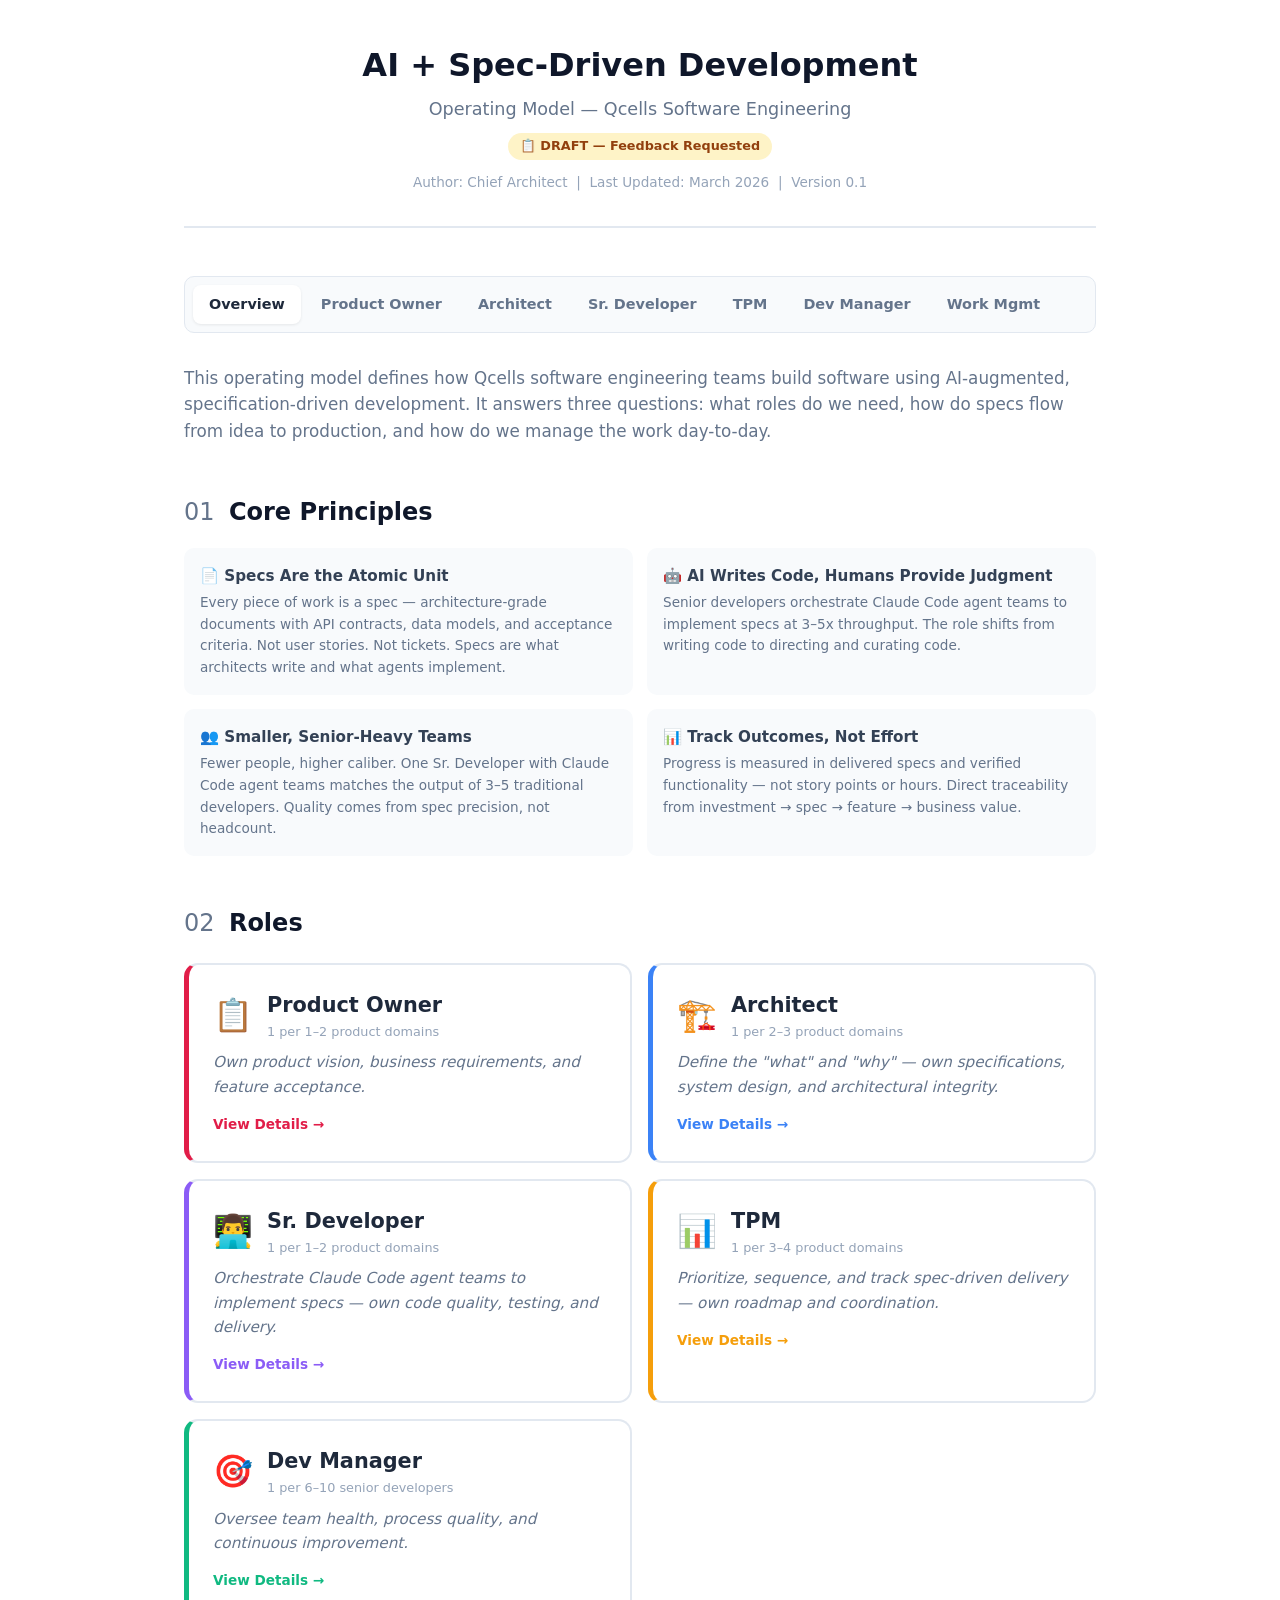
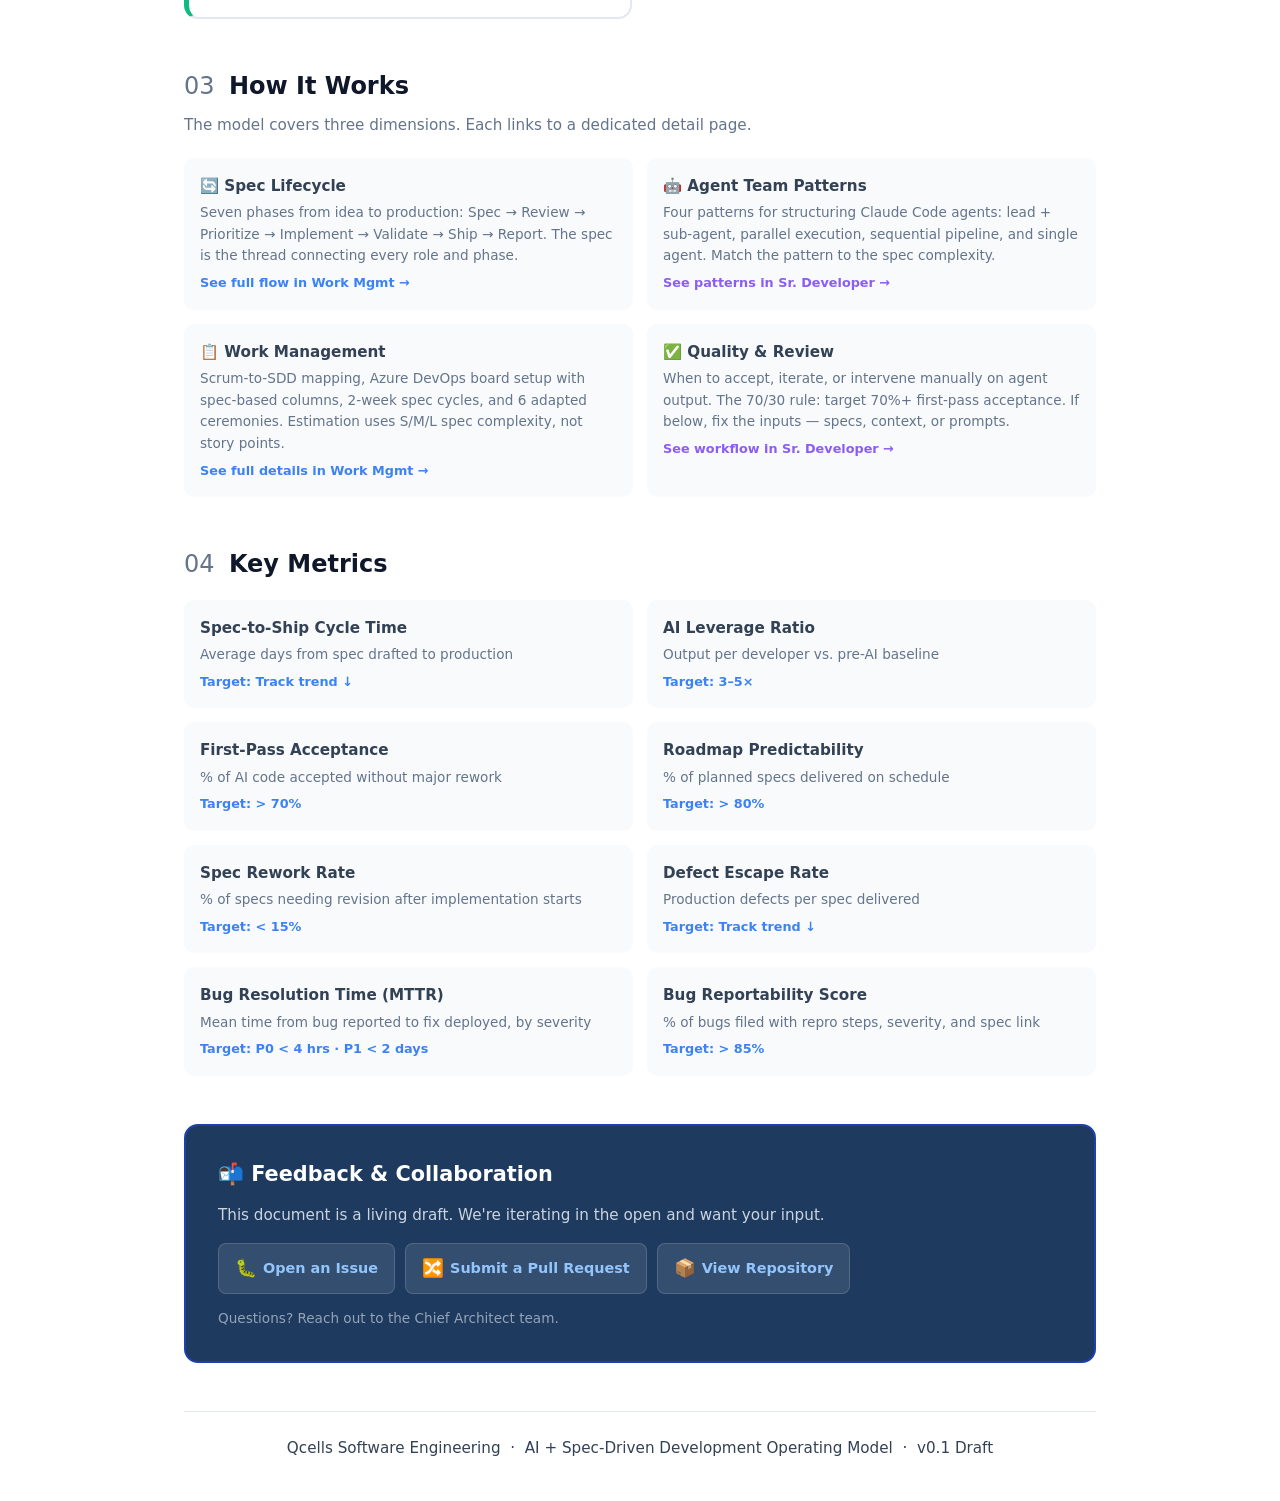
<file: index.html>
<!DOCTYPE html>
<html lang="en">
<head>
<meta charset="UTF-8">
<meta name="viewport" content="width=device-width, initial-scale=1.0">
<title>AI + Spec-Driven Development Operating Model — Qcells</title>
<link rel="stylesheet" href="styles.css">
</head>
<body>
<div class="container">

<header>
  <h1>AI + Spec-Driven Development</h1>
  <div class="subtitle">Operating Model — Qcells Software Engineering</div>
  <div class="status-badge">📋 DRAFT — Feedback Requested</div>
  <div class="meta">Author: Chief Architect &nbsp;|&nbsp; Last Updated: March 2026 &nbsp;|&nbsp; Version 0.1</div>
</header>

<nav class="site-nav">
  <a href="index.html" class="nav-link active">Overview</a>
  <a href="product-owner.html" class="nav-link">Product Owner</a>
  <a href="architect.html" class="nav-link">Architect</a>
  <a href="senior-developer.html" class="nav-link">Sr. Developer</a>
  <a href="tpm.html" class="nav-link">TPM</a>
  <a href="dev-manager.html" class="nav-link">Dev Manager</a>
  <a href="work-management.html" class="nav-link">Work Mgmt</a>
</nav>

<p class="lead">This operating model defines how Qcells software engineering teams build software using AI-augmented, specification-driven development. It answers three questions: what roles do we need, how do specs flow from idea to production, and how do we manage the work day-to-day.</p>

<!-- ============ CORE PRINCIPLES ============ -->
<h2 id="principles"><span class="num">01</span> Core Principles</h2>

<div class="metrics-grid">
  <div class="metric-card">
    <h4>📄 Specs Are the Atomic Unit</h4>
    <p>Every piece of work is a spec — architecture-grade documents with API contracts, data models, and acceptance criteria. Not user stories. Not tickets. Specs are what architects write and what agents implement.</p>
  </div>
  <div class="metric-card">
    <h4>🤖 AI Writes Code, Humans Provide Judgment</h4>
    <p>Senior developers orchestrate Claude Code agent teams to implement specs at 3–5x throughput. The role shifts from writing code to directing and curating code.</p>
  </div>
  <div class="metric-card">
    <h4>👥 Smaller, Senior-Heavy Teams</h4>
    <p>Fewer people, higher caliber. One Sr. Developer with Claude Code agent teams matches the output of 3–5 traditional developers. Quality comes from spec precision, not headcount.</p>
  </div>
  <div class="metric-card">
    <h4>📊 Track Outcomes, Not Effort</h4>
    <p>Progress is measured in delivered specs and verified functionality — not story points or hours. Direct traceability from investment → spec → feature → business value.</p>
  </div>
</div>

<!-- ============ ROLES ============ -->
<h2 id="roles"><span class="num">02</span> Roles</h2>

<div class="role-grid">
  <a href="product-owner.html" class="role-summary po">
    <div class="role-header">
      <span class="role-icon">📋</span>
      <div><div class="role-title">Product Owner</div><div class="role-ratio">1 per 1–2 product domains</div></div>
    </div>
    <div class="role-mission">Own product vision, business requirements, and feature acceptance.</div>
    <span class="role-link">View Details →</span>
  </a>
  <a href="architect.html" class="role-summary architect">
    <div class="role-header">
      <span class="role-icon">🏗️</span>
      <div><div class="role-title">Architect</div><div class="role-ratio">1 per 2–3 product domains</div></div>
    </div>
    <div class="role-mission">Define the "what" and "why" — own specifications, system design, and architectural integrity.</div>
    <span class="role-link">View Details →</span>
  </a>
  <a href="senior-developer.html" class="role-summary srdev">
    <div class="role-header">
      <span class="role-icon">👨‍💻</span>
      <div><div class="role-title">Sr. Developer</div><div class="role-ratio">1 per 1–2 product domains</div></div>
    </div>
    <div class="role-mission">Orchestrate Claude Code agent teams to implement specs — own code quality, testing, and delivery.</div>
    <span class="role-link">View Details →</span>
  </a>
  <a href="tpm.html" class="role-summary tpm">
    <div class="role-header">
      <span class="role-icon">📊</span>
      <div><div class="role-title">TPM</div><div class="role-ratio">1 per 3–4 product domains</div></div>
    </div>
    <div class="role-mission">Prioritize, sequence, and track spec-driven delivery — own roadmap and coordination.</div>
    <span class="role-link">View Details →</span>
  </a>
  <a href="dev-manager.html" class="role-summary devmgr">
    <div class="role-header">
      <span class="role-icon">🎯</span>
      <div><div class="role-title">Dev Manager</div><div class="role-ratio">1 per 6–10 senior developers</div></div>
    </div>
    <div class="role-mission">Oversee team health, process quality, and continuous improvement.</div>
    <span class="role-link">View Details →</span>
  </a>
</div>

<!-- ============ HOW IT WORKS ============ -->
<h2 id="how-it-works"><span class="num">03</span> How It Works</h2>
<p style="color: var(--muted); margin-bottom: 20px;">The model covers three dimensions. Each links to a dedicated detail page.</p>

<div class="metrics-grid">
  <div class="metric-card">
    <h4>🔄 Spec Lifecycle</h4>
    <p>Seven phases from idea to production: Spec → Review → Prioritize → Implement → Validate → Ship → Report. The spec is the thread connecting every role and phase.</p>
    <div class="target"><a href="work-management.html#spec-flow" style="color:var(--blue); text-decoration:none; font-weight:600;">See full flow in Work Mgmt →</a></div>
  </div>
  <div class="metric-card">
    <h4>🤖 Agent Team Patterns</h4>
    <p>Four patterns for structuring Claude Code agents: lead + sub-agent, parallel execution, sequential pipeline, and single agent. Match the pattern to the spec complexity.</p>
    <div class="target"><a href="senior-developer.html" style="color:var(--purple); text-decoration:none; font-weight:600;">See patterns in Sr. Developer →</a></div>
  </div>
  <div class="metric-card">
    <h4>📋 Work Management</h4>
    <p>Scrum-to-SDD mapping, Azure DevOps board setup with spec-based columns, 2-week spec cycles, and 6 adapted ceremonies. Estimation uses S/M/L spec complexity, not story points.</p>
    <div class="target"><a href="work-management.html" style="color:var(--blue); text-decoration:none; font-weight:600;">See full details in Work Mgmt →</a></div>
  </div>
  <div class="metric-card">
    <h4>✅ Quality & Review</h4>
    <p>When to accept, iterate, or intervene manually on agent output. The 70/30 rule: target 70%+ first-pass acceptance. If below, fix the inputs — specs, context, or prompts.</p>
    <div class="target"><a href="senior-developer.html#quality" style="color:var(--purple); text-decoration:none; font-weight:600;">See workflow in Sr. Developer →</a></div>
  </div>
</div>

<!-- ============ KEY METRICS ============ -->
<h2 id="metrics"><span class="num">04</span> Key Metrics</h2>

<div class="metrics-grid">
  <div class="metric-card"><h4>Spec-to-Ship Cycle Time</h4><p>Average days from spec drafted to production</p><div class="target">Target: Track trend ↓</div></div>
  <div class="metric-card"><h4>AI Leverage Ratio</h4><p>Output per developer vs. pre-AI baseline</p><div class="target">Target: 3–5×</div></div>
  <div class="metric-card"><h4>First-Pass Acceptance</h4><p>% of AI code accepted without major rework</p><div class="target">Target: > 70%</div></div>
  <div class="metric-card"><h4>Roadmap Predictability</h4><p>% of planned specs delivered on schedule</p><div class="target">Target: > 80%</div></div>
  <div class="metric-card"><h4>Spec Rework Rate</h4><p>% of specs needing revision after implementation starts</p><div class="target">Target: < 15%</div></div>
  <div class="metric-card"><h4>Defect Escape Rate</h4><p>Production defects per spec delivered</p><div class="target">Target: Track trend ↓</div></div>
  <div class="metric-card"><h4>Bug Resolution Time (MTTR)</h4><p>Mean time from bug reported to fix deployed, by severity</p><div class="target">Target: P0 < 4 hrs · P1 < 2 days</div></div>
  <div class="metric-card"><h4>Bug Reportability Score</h4><p>% of bugs filed with repro steps, severity, and spec link</p><div class="target">Target: > 85%</div></div>
</div>

<!-- ============ FEEDBACK ============ -->
<div class="feedback-section">
  <h3>📬 Feedback &amp; Collaboration</h3>
  <p>This document is a living draft. We're iterating in the open and want your input.</p>
  <div class="feedback-actions">
    <a href="https://github.com/tonyguid/sdd-operating-model/issues/new?labels=operating-model" class="feedback-action"><span>🐛</span> Open an Issue</a>
    <a href="https://github.com/tonyguid/sdd-operating-model/pulls" class="feedback-action"><span>🔀</span> Submit a Pull Request</a>
    <a href="https://github.com/tonyguid/sdd-operating-model" class="feedback-action"><span>📦</span> View Repository</a>
  </div>
  <p style="margin-top: 14px; font-size: 0.85rem; color: #94A3B8;">Questions? Reach out to the Chief Architect team.</p>
</div>

<footer>
  <p>Qcells Software Engineering &nbsp;·&nbsp; AI + Spec-Driven Development Operating Model &nbsp;·&nbsp; v0.1 Draft</p>
</footer>

</div>
</body>
</html>
</file>
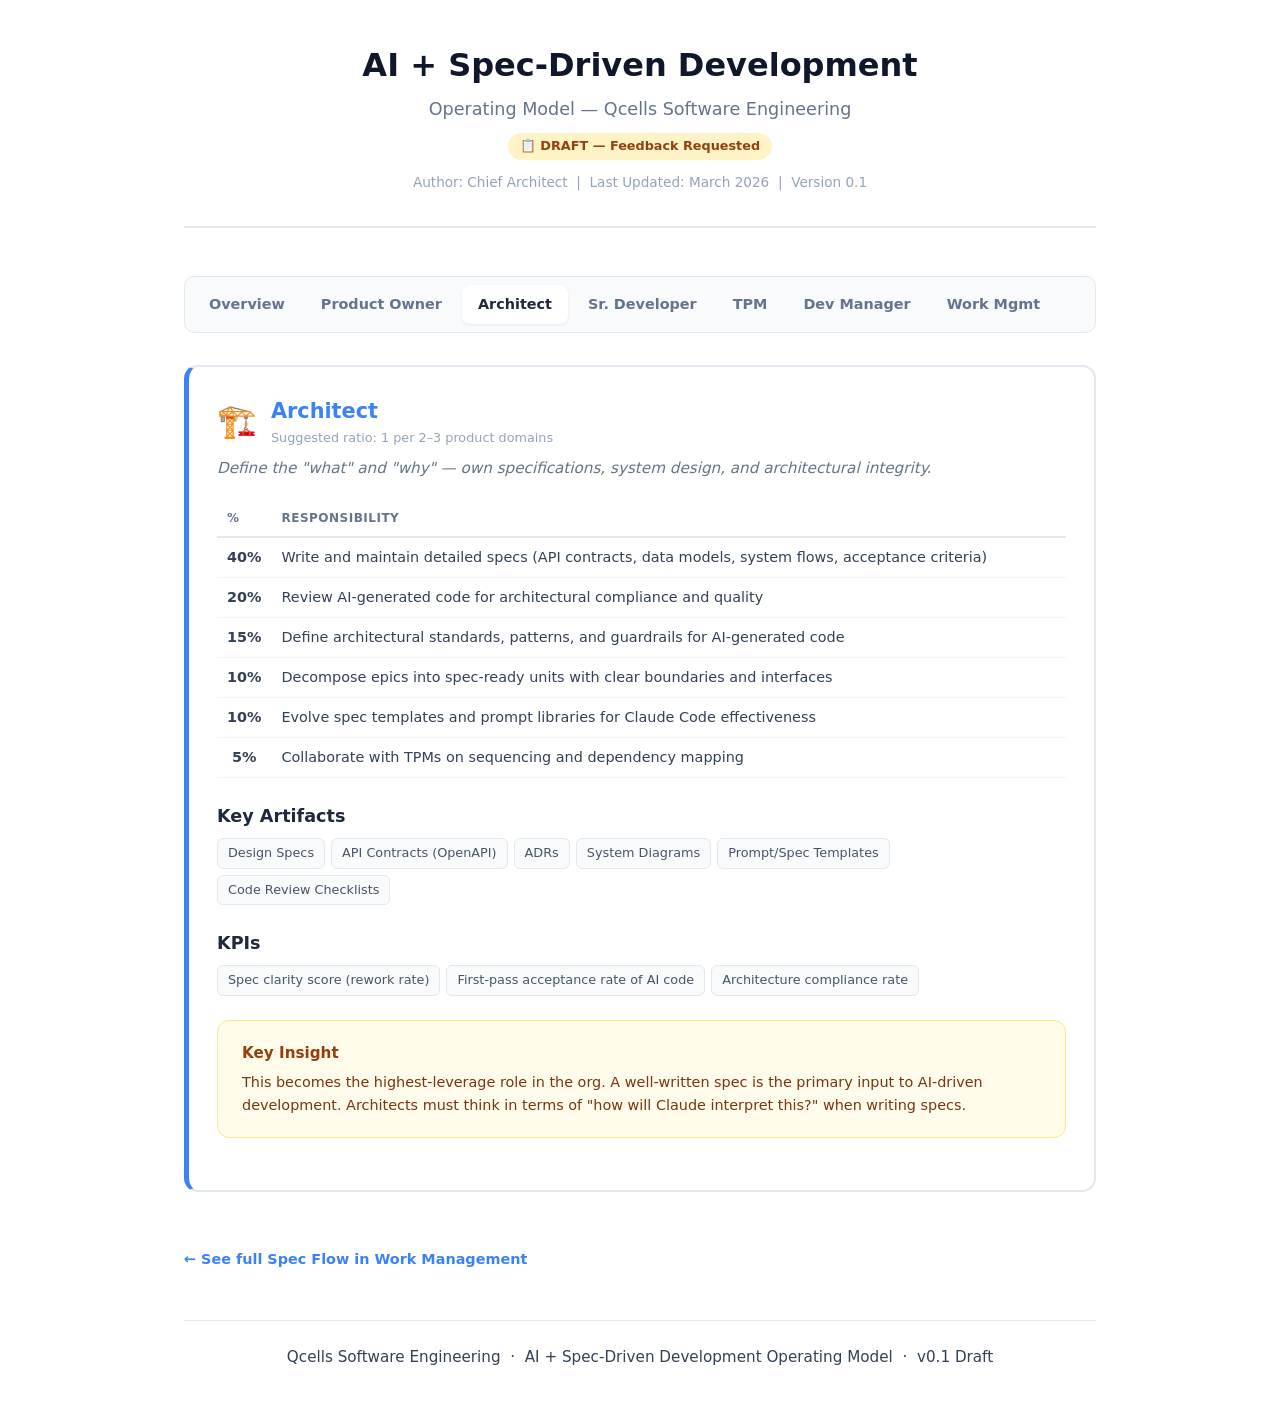
<file: architect.html>
<!DOCTYPE html>
<html lang="en">
<head>
<meta charset="UTF-8">
<meta name="viewport" content="width=device-width, initial-scale=1.0">
<title>Architect — AI + SDD Operating Model — Qcells</title>
<link rel="stylesheet" href="styles.css">
</head>
<body>
<div class="container">

<header>
  <h1>AI + Spec-Driven Development</h1>
  <div class="subtitle">Operating Model — Qcells Software Engineering</div>
  <div class="status-badge">📋 DRAFT — Feedback Requested</div>
  <div class="meta">Author: Chief Architect &nbsp;|&nbsp; Last Updated: March 2026 &nbsp;|&nbsp; Version 0.1</div>
</header>

<nav class="site-nav">
  <a href="index.html" class="nav-link">Overview</a>
  <a href="product-owner.html" class="nav-link">Product Owner</a>
  <a href="architect.html" class="nav-link active">Architect</a>
  <a href="senior-developer.html" class="nav-link">Sr. Developer</a>
  <a href="tpm.html" class="nav-link">TPM</a>
  <a href="dev-manager.html" class="nav-link">Dev Manager</a>
  <a href="work-management.html" class="nav-link">Work Mgmt</a>
</nav>

<div class="role-card architect">
  <div class="role-header">
    <span class="role-icon">🏗️</span>
    <div><div class="role-title">Architect</div><div class="role-ratio">Suggested ratio: 1 per 2–3 product domains</div></div>
  </div>
  <div class="role-mission">Define the "what" and "why" — own specifications, system design, and architectural integrity.</div>
  <table>
    <thead><tr><th>%</th><th>Responsibility</th></tr></thead>
    <tbody>
      <tr><td>40%</td><td>Write and maintain detailed specs (API contracts, data models, system flows, acceptance criteria)</td></tr>
      <tr><td>20%</td><td>Review AI-generated code for architectural compliance and quality</td></tr>
      <tr><td>15%</td><td>Define architectural standards, patterns, and guardrails for AI-generated code</td></tr>
      <tr><td>10%</td><td>Decompose epics into spec-ready units with clear boundaries and interfaces</td></tr>
      <tr><td>10%</td><td>Evolve spec templates and prompt libraries for Claude Code effectiveness</td></tr>
      <tr><td>5%</td><td>Collaborate with TPMs on sequencing and dependency mapping</td></tr>
    </tbody>
  </table>
  <h3>Key Artifacts</h3>
  <div class="tags">
    <span class="tag">Design Specs</span><span class="tag">API Contracts (OpenAPI)</span><span class="tag">ADRs</span><span class="tag">System Diagrams</span><span class="tag">Prompt/Spec Templates</span><span class="tag">Code Review Checklists</span>
  </div>
  <h3>KPIs</h3>
  <div class="tags">
    <span class="tag">Spec clarity score (rework rate)</span><span class="tag">First-pass acceptance rate of AI code</span><span class="tag">Architecture compliance rate</span>
  </div>
  <div class="callout">
    <h4>Key Insight</h4>
    <p>This becomes the highest-leverage role in the org. A well-written spec is the primary input to AI-driven development. Architects must think in terms of "how will Claude interpret this?" when writing specs.</p>
  </div>
</div>

<a href="work-management.html#spec-flow" class="back-link">← See full Spec Flow in Work Management</a>

<footer>
  <p>Qcells Software Engineering &nbsp;·&nbsp; AI + Spec-Driven Development Operating Model &nbsp;·&nbsp; v0.1 Draft</p>
</footer>

</div>
</body>
</html>
</file>
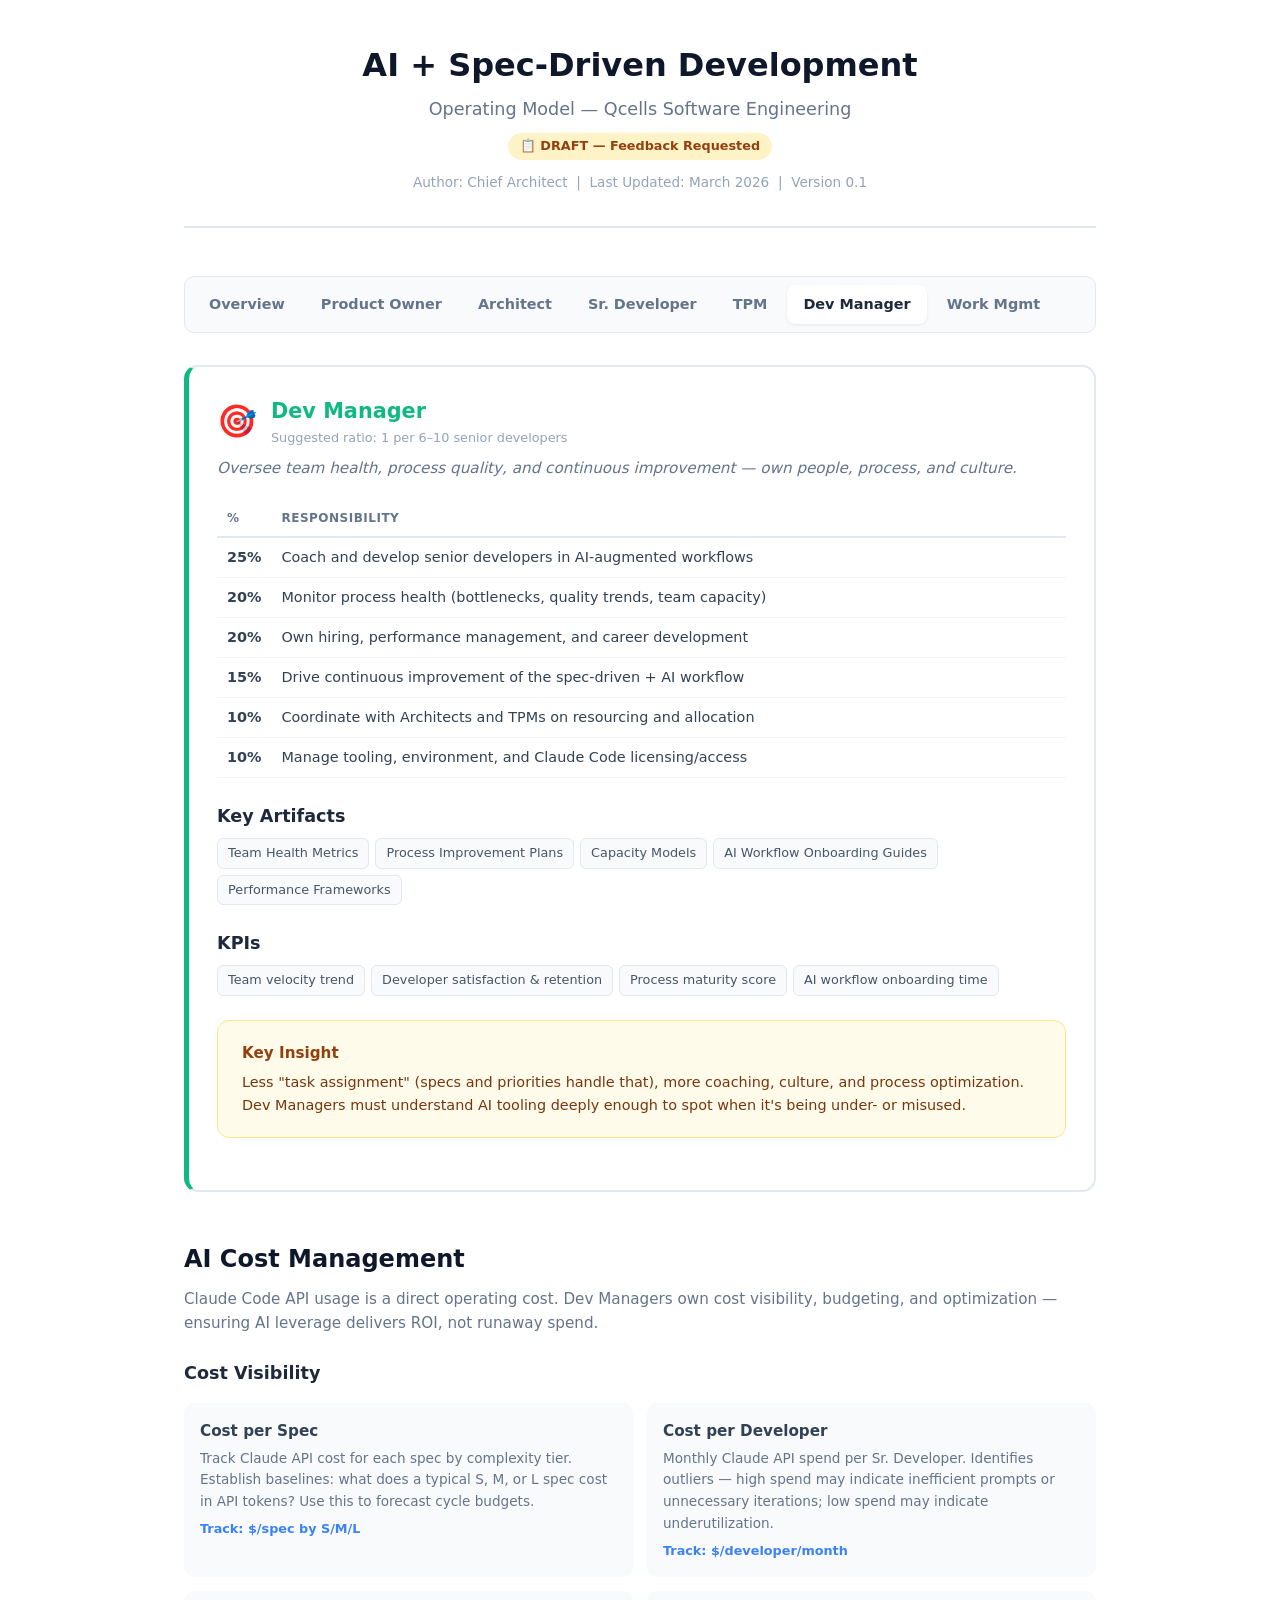
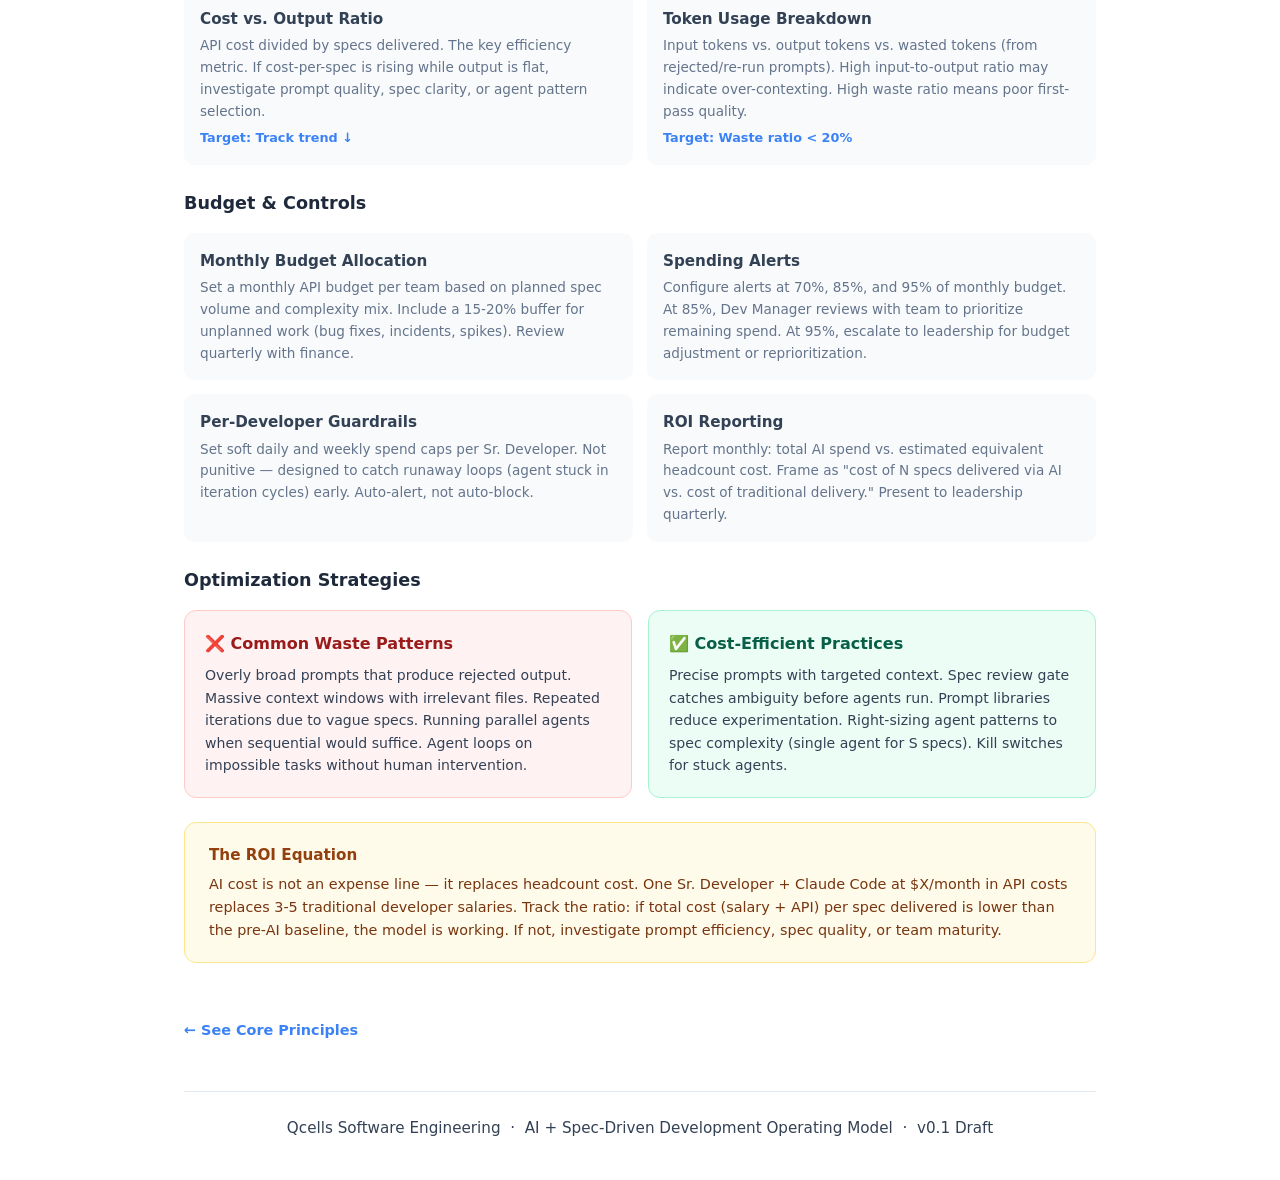
<file: dev-manager.html>
<!DOCTYPE html>
<html lang="en">
<head>
<meta charset="UTF-8">
<meta name="viewport" content="width=device-width, initial-scale=1.0">
<title>Dev Manager — AI + SDD Operating Model — Qcells</title>
<link rel="stylesheet" href="styles.css">
</head>
<body>
<div class="container">

<header>
  <h1>AI + Spec-Driven Development</h1>
  <div class="subtitle">Operating Model — Qcells Software Engineering</div>
  <div class="status-badge">📋 DRAFT — Feedback Requested</div>
  <div class="meta">Author: Chief Architect &nbsp;|&nbsp; Last Updated: March 2026 &nbsp;|&nbsp; Version 0.1</div>
</header>

<nav class="site-nav">
  <a href="index.html" class="nav-link">Overview</a>
  <a href="product-owner.html" class="nav-link">Product Owner</a>
  <a href="architect.html" class="nav-link">Architect</a>
  <a href="senior-developer.html" class="nav-link">Sr. Developer</a>
  <a href="tpm.html" class="nav-link">TPM</a>
  <a href="dev-manager.html" class="nav-link active">Dev Manager</a>
  <a href="work-management.html" class="nav-link">Work Mgmt</a>
</nav>

<div class="role-card devmgr">
  <div class="role-header">
    <span class="role-icon">🎯</span>
    <div><div class="role-title">Dev Manager</div><div class="role-ratio">Suggested ratio: 1 per 6–10 senior developers</div></div>
  </div>
  <div class="role-mission">Oversee team health, process quality, and continuous improvement — own people, process, and culture.</div>
  <table>
    <thead><tr><th>%</th><th>Responsibility</th></tr></thead>
    <tbody>
      <tr><td>25%</td><td>Coach and develop senior developers in AI-augmented workflows</td></tr>
      <tr><td>20%</td><td>Monitor process health (bottlenecks, quality trends, team capacity)</td></tr>
      <tr><td>20%</td><td>Own hiring, performance management, and career development</td></tr>
      <tr><td>15%</td><td>Drive continuous improvement of the spec-driven + AI workflow</td></tr>
      <tr><td>10%</td><td>Coordinate with Architects and TPMs on resourcing and allocation</td></tr>
      <tr><td>10%</td><td>Manage tooling, environment, and Claude Code licensing/access</td></tr>
    </tbody>
  </table>
  <h3>Key Artifacts</h3>
  <div class="tags">
    <span class="tag">Team Health Metrics</span><span class="tag">Process Improvement Plans</span><span class="tag">Capacity Models</span><span class="tag">AI Workflow Onboarding Guides</span><span class="tag">Performance Frameworks</span>
  </div>
  <h3>KPIs</h3>
  <div class="tags">
    <span class="tag">Team velocity trend</span><span class="tag">Developer satisfaction & retention</span><span class="tag">Process maturity score</span><span class="tag">AI workflow onboarding time</span>
  </div>
  <div class="callout">
    <h4>Key Insight</h4>
    <p>Less "task assignment" (specs and priorities handle that), more coaching, culture, and process optimization. Dev Managers must understand AI tooling deeply enough to spot when it's being under- or misused.</p>
  </div>
</div>


<!-- ============ AI COST MANAGEMENT ============ -->
<h2 id="ai-costs">AI Cost Management</h2>
<p style="color: var(--muted); margin-bottom: 20px;">Claude Code API usage is a direct operating cost. Dev Managers own cost visibility, budgeting, and optimization — ensuring AI leverage delivers ROI, not runaway spend.</p>

<h3>Cost Visibility</h3>
<div class="metrics-grid">
  <div class="metric-card">
    <h4>Cost per Spec</h4>
    <p>Track Claude API cost for each spec by complexity tier. Establish baselines: what does a typical S, M, or L spec cost in API tokens? Use this to forecast cycle budgets.</p>
    <div class="target">Track: $/spec by S/M/L</div>
  </div>
  <div class="metric-card">
    <h4>Cost per Developer</h4>
    <p>Monthly Claude API spend per Sr. Developer. Identifies outliers — high spend may indicate inefficient prompts or unnecessary iterations; low spend may indicate underutilization.</p>
    <div class="target">Track: $/developer/month</div>
  </div>
  <div class="metric-card">
    <h4>Cost vs. Output Ratio</h4>
    <p>API cost divided by specs delivered. The key efficiency metric. If cost-per-spec is rising while output is flat, investigate prompt quality, spec clarity, or agent pattern selection.</p>
    <div class="target">Target: Track trend &#x2193;</div>
  </div>
  <div class="metric-card">
    <h4>Token Usage Breakdown</h4>
    <p>Input tokens vs. output tokens vs. wasted tokens (from rejected/re-run prompts). High input-to-output ratio may indicate over-contexting. High waste ratio means poor first-pass quality.</p>
    <div class="target">Target: Waste ratio &lt; 20%</div>
  </div>
</div>

<h3>Budget &amp; Controls</h3>
<div class="metrics-grid">
  <div class="metric-card">
    <h4>Monthly Budget Allocation</h4>
    <p>Set a monthly API budget per team based on planned spec volume and complexity mix. Include a 15-20% buffer for unplanned work (bug fixes, incidents, spikes). Review quarterly with finance.</p>
  </div>
  <div class="metric-card">
    <h4>Spending Alerts</h4>
    <p>Configure alerts at 70%, 85%, and 95% of monthly budget. At 85%, Dev Manager reviews with team to prioritize remaining spend. At 95%, escalate to leadership for budget adjustment or reprioritization.</p>
  </div>
  <div class="metric-card">
    <h4>Per-Developer Guardrails</h4>
    <p>Set soft daily and weekly spend caps per Sr. Developer. Not punitive — designed to catch runaway loops (agent stuck in iteration cycles) early. Auto-alert, not auto-block.</p>
  </div>
  <div class="metric-card">
    <h4>ROI Reporting</h4>
    <p>Report monthly: total AI spend vs. estimated equivalent headcount cost. Frame as "cost of N specs delivered via AI vs. cost of traditional delivery." Present to leadership quarterly.</p>
  </div>
</div>

<h3>Optimization Strategies</h3>
<div class="comparison">
  <div class="compare-box before">
    <h4>&#x274C; Common Waste Patterns</h4>
    <p>Overly broad prompts that produce rejected output. Massive context windows with irrelevant files. Repeated iterations due to vague specs. Running parallel agents when sequential would suffice. Agent loops on impossible tasks without human intervention.</p>
  </div>
  <div class="compare-box after">
    <h4>&#x2705; Cost-Efficient Practices</h4>
    <p>Precise prompts with targeted context. Spec review gate catches ambiguity before agents run. Prompt libraries reduce experimentation. Right-sizing agent patterns to spec complexity (single agent for S specs). Kill switches for stuck agents.</p>
  </div>
</div>

<div class="callout">
  <h4>The ROI Equation</h4>
  <p>AI cost is not an expense line — it replaces headcount cost. One Sr. Developer + Claude Code at $X/month in API costs replaces 3-5 traditional developer salaries. Track the ratio: if total cost (salary + API) per spec delivered is lower than the pre-AI baseline, the model is working. If not, investigate prompt efficiency, spec quality, or team maturity.</p>
</div>


<a href="index.html#principles" class="back-link">← See Core Principles</a>

<footer>
  <p>Qcells Software Engineering &nbsp;·&nbsp; AI + Spec-Driven Development Operating Model &nbsp;·&nbsp; v0.1 Draft</p>
</footer>

</div>
</body>
</html>
</file>
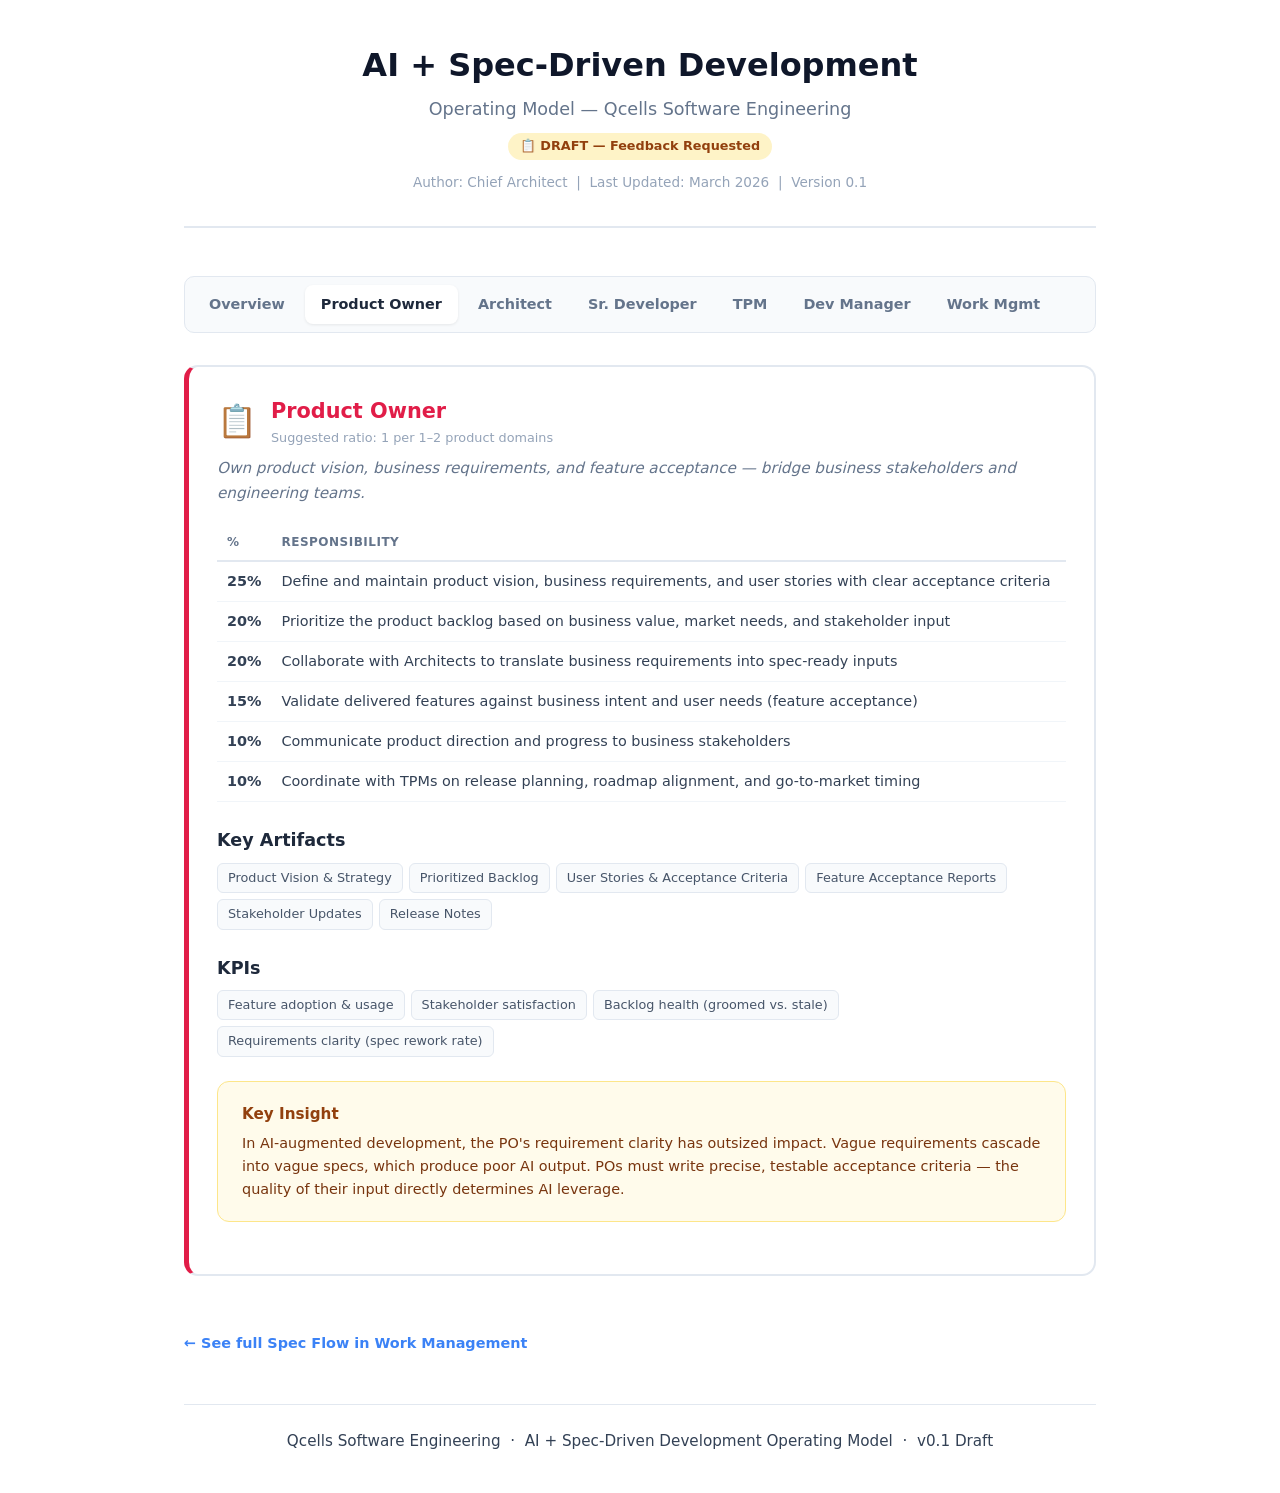
<file: product-owner.html>
<!DOCTYPE html>
<html lang="en">
<head>
<meta charset="UTF-8">
<meta name="viewport" content="width=device-width, initial-scale=1.0">
<title>Product Owner — AI + SDD Operating Model — Qcells</title>
<link rel="stylesheet" href="styles.css">
</head>
<body>
<div class="container">

<header>
  <h1>AI + Spec-Driven Development</h1>
  <div class="subtitle">Operating Model — Qcells Software Engineering</div>
  <div class="status-badge">📋 DRAFT — Feedback Requested</div>
  <div class="meta">Author: Chief Architect &nbsp;|&nbsp; Last Updated: March 2026 &nbsp;|&nbsp; Version 0.1</div>
</header>

<nav class="site-nav">
  <a href="index.html" class="nav-link">Overview</a>
  <a href="product-owner.html" class="nav-link active">Product Owner</a>
  <a href="architect.html" class="nav-link">Architect</a>
  <a href="senior-developer.html" class="nav-link">Sr. Developer</a>
  <a href="tpm.html" class="nav-link">TPM</a>
  <a href="dev-manager.html" class="nav-link">Dev Manager</a>
  <a href="work-management.html" class="nav-link">Work Mgmt</a>
</nav>

<div class="role-card po">
  <div class="role-header">
    <span class="role-icon">📋</span>
    <div><div class="role-title">Product Owner</div><div class="role-ratio">Suggested ratio: 1 per 1–2 product domains</div></div>
  </div>
  <div class="role-mission">Own product vision, business requirements, and feature acceptance — bridge business stakeholders and engineering teams.</div>
  <table>
    <thead><tr><th>%</th><th>Responsibility</th></tr></thead>
    <tbody>
      <tr><td>25%</td><td>Define and maintain product vision, business requirements, and user stories with clear acceptance criteria</td></tr>
      <tr><td>20%</td><td>Prioritize the product backlog based on business value, market needs, and stakeholder input</td></tr>
      <tr><td>20%</td><td>Collaborate with Architects to translate business requirements into spec-ready inputs</td></tr>
      <tr><td>15%</td><td>Validate delivered features against business intent and user needs (feature acceptance)</td></tr>
      <tr><td>10%</td><td>Communicate product direction and progress to business stakeholders</td></tr>
      <tr><td>10%</td><td>Coordinate with TPMs on release planning, roadmap alignment, and go-to-market timing</td></tr>
    </tbody>
  </table>
  <h3>Key Artifacts</h3>
  <div class="tags">
    <span class="tag">Product Vision & Strategy</span><span class="tag">Prioritized Backlog</span><span class="tag">User Stories & Acceptance Criteria</span><span class="tag">Feature Acceptance Reports</span><span class="tag">Stakeholder Updates</span><span class="tag">Release Notes</span>
  </div>
  <h3>KPIs</h3>
  <div class="tags">
    <span class="tag">Feature adoption & usage</span><span class="tag">Stakeholder satisfaction</span><span class="tag">Backlog health (groomed vs. stale)</span><span class="tag">Requirements clarity (spec rework rate)</span>
  </div>
  <div class="callout">
    <h4>Key Insight</h4>
    <p>In AI-augmented development, the PO's requirement clarity has outsized impact. Vague requirements cascade into vague specs, which produce poor AI output. POs must write precise, testable acceptance criteria — the quality of their input directly determines AI leverage.</p>
  </div>
</div>

<a href="work-management.html#spec-flow" class="back-link">← See full Spec Flow in Work Management</a>

<footer>
  <p>Qcells Software Engineering &nbsp;·&nbsp; AI + Spec-Driven Development Operating Model &nbsp;·&nbsp; v0.1 Draft</p>
</footer>

</div>
</body>
</html>
</file>
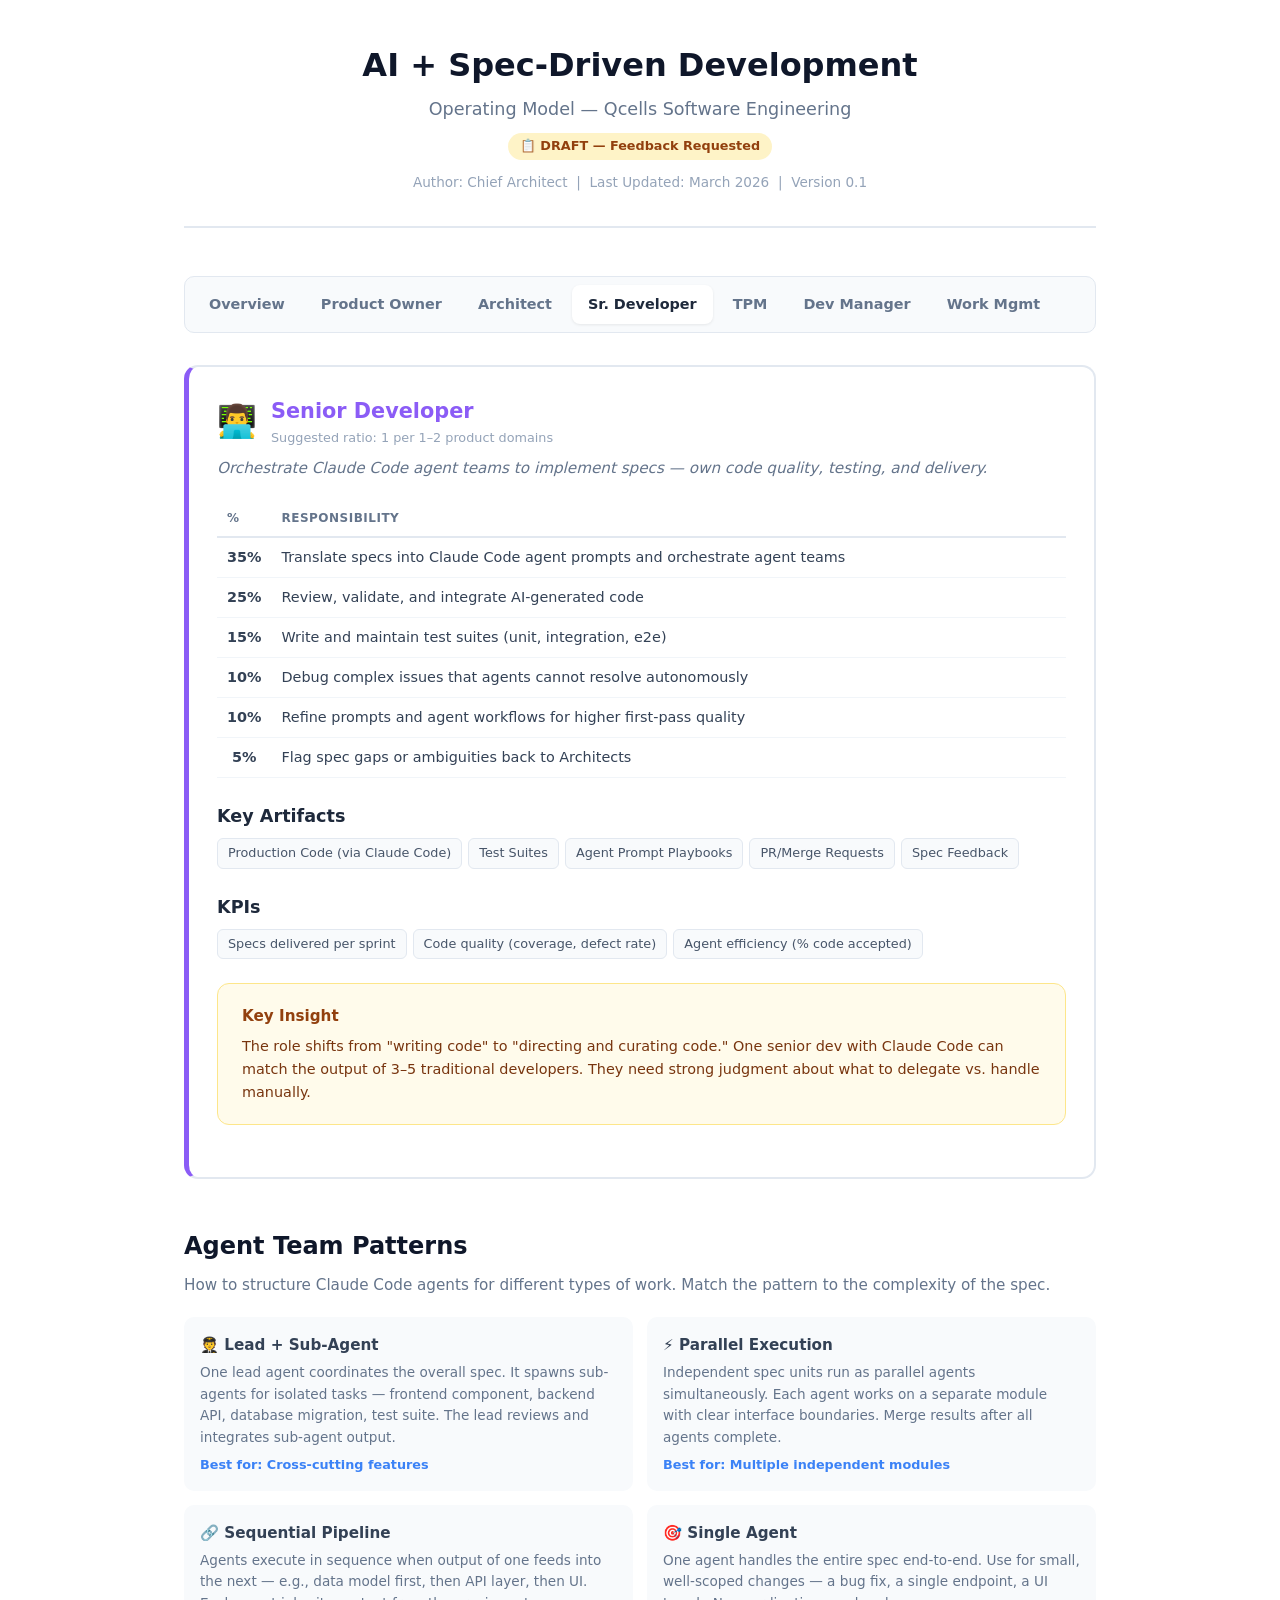
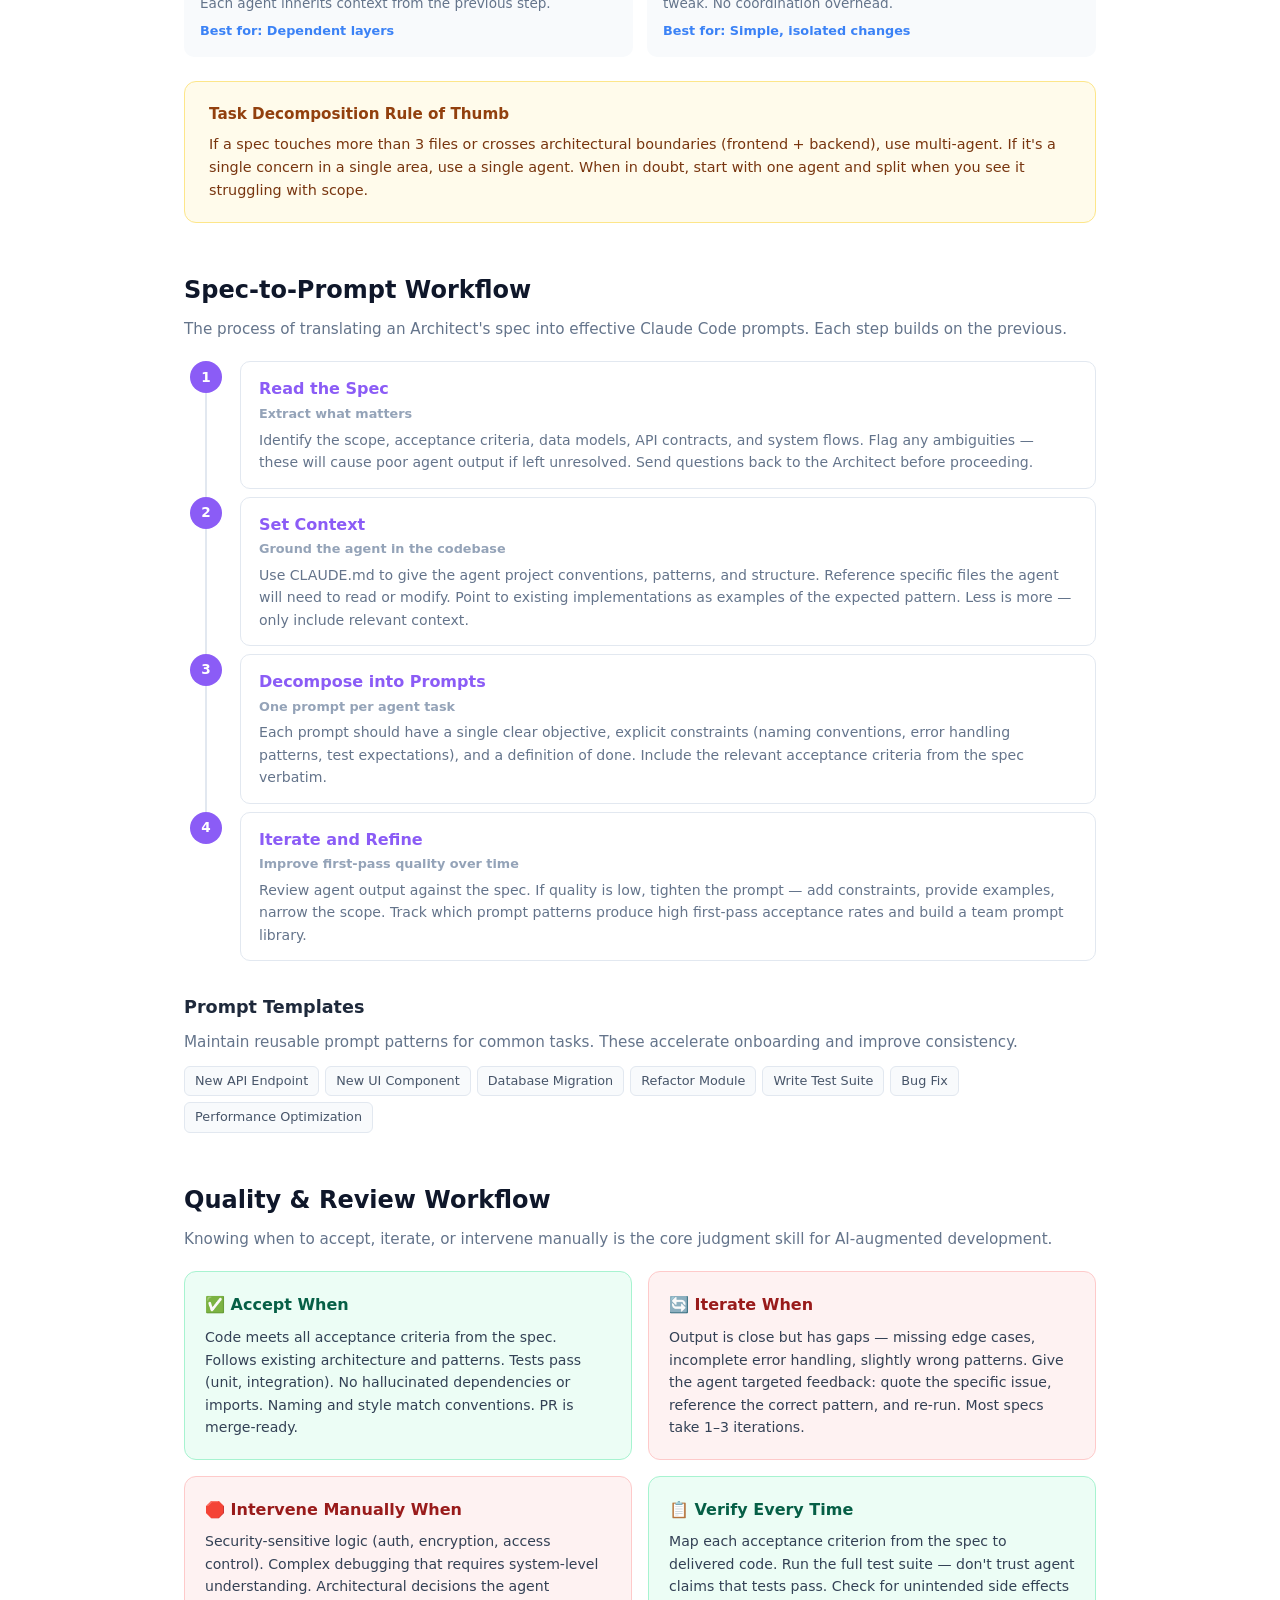
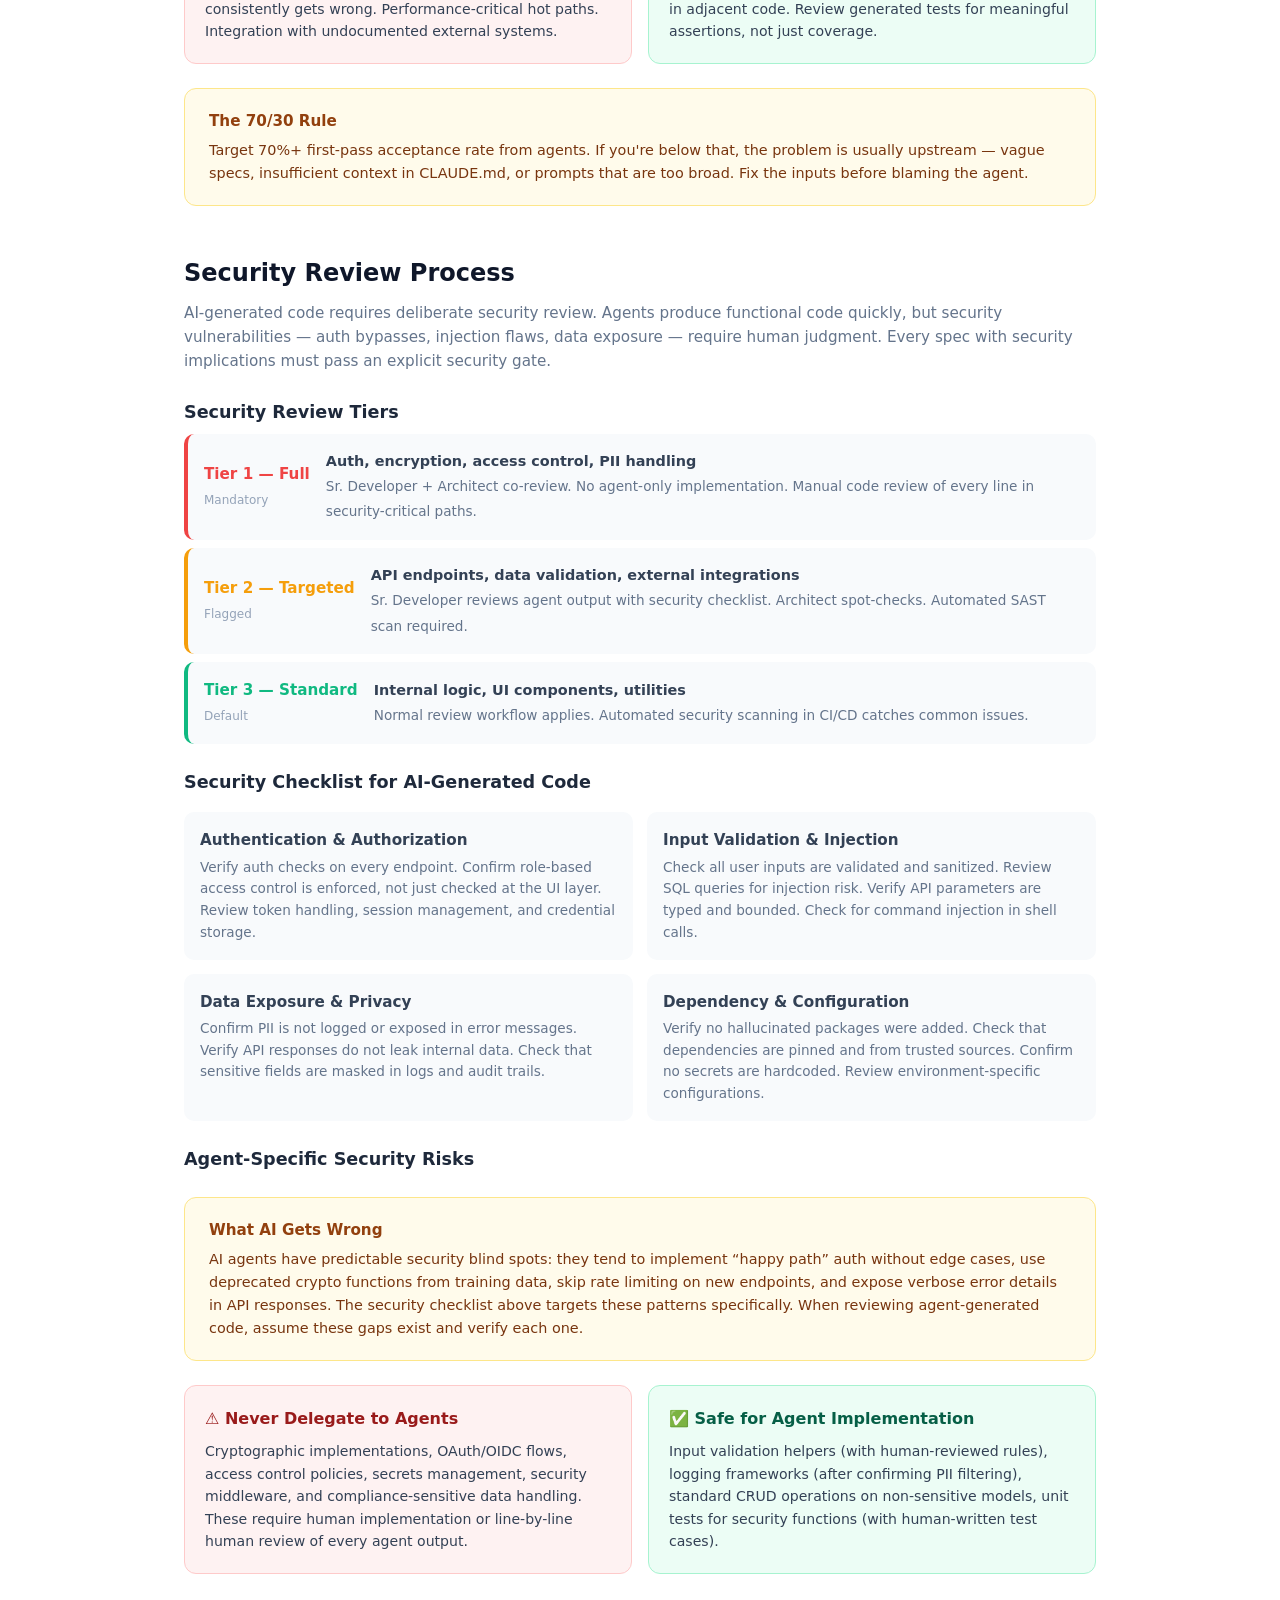
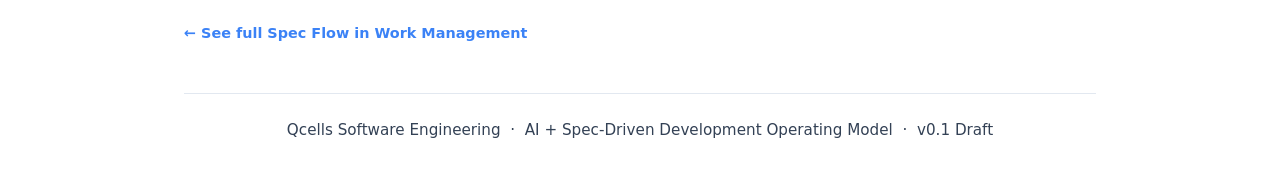
<file: senior-developer.html>
<!DOCTYPE html>
<html lang="en">
<head>
<meta charset="UTF-8">
<meta name="viewport" content="width=device-width, initial-scale=1.0">
<title>Senior Developer — AI + SDD Operating Model — Qcells</title>
<link rel="stylesheet" href="styles.css">
</head>
<body>
<div class="container">

<header>
  <h1>AI + Spec-Driven Development</h1>
  <div class="subtitle">Operating Model — Qcells Software Engineering</div>
  <div class="status-badge">📋 DRAFT — Feedback Requested</div>
  <div class="meta">Author: Chief Architect &nbsp;|&nbsp; Last Updated: March 2026 &nbsp;|&nbsp; Version 0.1</div>
</header>

<nav class="site-nav">
  <a href="index.html" class="nav-link">Overview</a>
  <a href="product-owner.html" class="nav-link">Product Owner</a>
  <a href="architect.html" class="nav-link">Architect</a>
  <a href="senior-developer.html" class="nav-link active">Sr. Developer</a>
  <a href="tpm.html" class="nav-link">TPM</a>
  <a href="dev-manager.html" class="nav-link">Dev Manager</a>
  <a href="work-management.html" class="nav-link">Work Mgmt</a>
</nav>

<div class="role-card srdev">
  <div class="role-header">
    <span class="role-icon">👨‍💻</span>
    <div><div class="role-title">Senior Developer</div><div class="role-ratio">Suggested ratio: 1 per 1–2 product domains</div></div>
  </div>
  <div class="role-mission">Orchestrate Claude Code agent teams to implement specs — own code quality, testing, and delivery.</div>
  <table>
    <thead><tr><th>%</th><th>Responsibility</th></tr></thead>
    <tbody>
      <tr><td>35%</td><td>Translate specs into Claude Code agent prompts and orchestrate agent teams</td></tr>
      <tr><td>25%</td><td>Review, validate, and integrate AI-generated code</td></tr>
      <tr><td>15%</td><td>Write and maintain test suites (unit, integration, e2e)</td></tr>
      <tr><td>10%</td><td>Debug complex issues that agents cannot resolve autonomously</td></tr>
      <tr><td>10%</td><td>Refine prompts and agent workflows for higher first-pass quality</td></tr>
      <tr><td>5%</td><td>Flag spec gaps or ambiguities back to Architects</td></tr>
    </tbody>
  </table>
  <h3>Key Artifacts</h3>
  <div class="tags">
    <span class="tag">Production Code (via Claude Code)</span><span class="tag">Test Suites</span><span class="tag">Agent Prompt Playbooks</span><span class="tag">PR/Merge Requests</span><span class="tag">Spec Feedback</span>
  </div>
  <h3>KPIs</h3>
  <div class="tags">
    <span class="tag">Specs delivered per sprint</span><span class="tag">Code quality (coverage, defect rate)</span><span class="tag">Agent efficiency (% code accepted)</span>
  </div>
  <div class="callout">
    <h4>Key Insight</h4>
    <p>The role shifts from "writing code" to "directing and curating code." One senior dev with Claude Code can match the output of 3–5 traditional developers. They need strong judgment about what to delegate vs. handle manually.</p>
  </div>
</div>

<!-- ============ AGENT TEAM PATTERNS ============ -->
<h2>Agent Team Patterns</h2>
<p style="color: var(--muted); margin-bottom: 20px;">How to structure Claude Code agents for different types of work. Match the pattern to the complexity of the spec.</p>

<div class="metrics-grid">
  <div class="metric-card">
    <h4>🧑‍✈️ Lead + Sub-Agent</h4>
    <p>One lead agent coordinates the overall spec. It spawns sub-agents for isolated tasks — frontend component, backend API, database migration, test suite. The lead reviews and integrates sub-agent output.</p>
    <div class="target">Best for: Cross-cutting features</div>
  </div>
  <div class="metric-card">
    <h4>⚡ Parallel Execution</h4>
    <p>Independent spec units run as parallel agents simultaneously. Each agent works on a separate module with clear interface boundaries. Merge results after all agents complete.</p>
    <div class="target">Best for: Multiple independent modules</div>
  </div>
  <div class="metric-card">
    <h4>🔗 Sequential Pipeline</h4>
    <p>Agents execute in sequence when output of one feeds into the next — e.g., data model first, then API layer, then UI. Each agent inherits context from the previous step.</p>
    <div class="target">Best for: Dependent layers</div>
  </div>
  <div class="metric-card">
    <h4>🎯 Single Agent</h4>
    <p>One agent handles the entire spec end-to-end. Use for small, well-scoped changes — a bug fix, a single endpoint, a UI tweak. No coordination overhead.</p>
    <div class="target">Best for: Simple, isolated changes</div>
  </div>
</div>

<div class="callout">
  <h4>Task Decomposition Rule of Thumb</h4>
  <p>If a spec touches more than 3 files or crosses architectural boundaries (frontend + backend), use multi-agent. If it's a single concern in a single area, use a single agent. When in doubt, start with one agent and split when you see it struggling with scope.</p>
</div>

<!-- ============ PROMPT ORCHESTRATION ============ -->
<h2>Spec-to-Prompt Workflow</h2>
<p style="color: var(--muted); margin-bottom: 20px;">The process of translating an Architect's spec into effective Claude Code prompts. Each step builds on the previous.</p>

<div class="lifecycle">
  <div class="phase">
    <div class="phase-num"><div class="phase-dot" style="background:var(--purple)">1</div><div class="phase-line"></div></div>
    <div class="phase-content">
      <h4 style="color:var(--purple)">Read the Spec</h4>
      <div class="owner">Extract what matters</div>
      <p>Identify the scope, acceptance criteria, data models, API contracts, and system flows. Flag any ambiguities — these will cause poor agent output if left unresolved. Send questions back to the Architect before proceeding.</p>
    </div>
  </div>
  <div class="phase">
    <div class="phase-num"><div class="phase-dot" style="background:var(--purple)">2</div><div class="phase-line"></div></div>
    <div class="phase-content">
      <h4 style="color:var(--purple)">Set Context</h4>
      <div class="owner">Ground the agent in the codebase</div>
      <p>Use CLAUDE.md to give the agent project conventions, patterns, and structure. Reference specific files the agent will need to read or modify. Point to existing implementations as examples of the expected pattern. Less is more — only include relevant context.</p>
    </div>
  </div>
  <div class="phase">
    <div class="phase-num"><div class="phase-dot" style="background:var(--purple)">3</div><div class="phase-line"></div></div>
    <div class="phase-content">
      <h4 style="color:var(--purple)">Decompose into Prompts</h4>
      <div class="owner">One prompt per agent task</div>
      <p>Each prompt should have a single clear objective, explicit constraints (naming conventions, error handling patterns, test expectations), and a definition of done. Include the relevant acceptance criteria from the spec verbatim.</p>
    </div>
  </div>
  <div class="phase">
    <div class="phase-num"><div class="phase-dot" style="background:var(--purple)">4</div></div>
    <div class="phase-content">
      <h4 style="color:var(--purple)">Iterate and Refine</h4>
      <div class="owner">Improve first-pass quality over time</div>
      <p>Review agent output against the spec. If quality is low, tighten the prompt — add constraints, provide examples, narrow the scope. Track which prompt patterns produce high first-pass acceptance rates and build a team prompt library.</p>
    </div>
  </div>
</div>

<h3>Prompt Templates</h3>
<p style="color: var(--muted); margin-bottom: 12px;">Maintain reusable prompt patterns for common tasks. These accelerate onboarding and improve consistency.</p>
<div class="tags">
  <span class="tag">New API Endpoint</span><span class="tag">New UI Component</span><span class="tag">Database Migration</span><span class="tag">Refactor Module</span><span class="tag">Write Test Suite</span><span class="tag">Bug Fix</span><span class="tag">Performance Optimization</span>
</div>

<!-- ============ QUALITY & REVIEW ============ -->
<h2>Quality & Review Workflow</h2>
<p style="color: var(--muted); margin-bottom: 20px;">Knowing when to accept, iterate, or intervene manually is the core judgment skill for AI-augmented development.</p>

<div class="comparison">
  <div class="compare-box after">
    <h4>✅ Accept When</h4>
    <p>Code meets all acceptance criteria from the spec. Follows existing architecture and patterns. Tests pass (unit, integration). No hallucinated dependencies or imports. Naming and style match conventions. PR is merge-ready.</p>
  </div>
  <div class="compare-box before">
    <h4>🔄 Iterate When</h4>
    <p>Output is close but has gaps — missing edge cases, incomplete error handling, slightly wrong patterns. Give the agent targeted feedback: quote the specific issue, reference the correct pattern, and re-run. Most specs take 1–3 iterations.</p>
  </div>
</div>

<div class="comparison" style="margin-top: 0;">
  <div class="compare-box before">
    <h4>🛑 Intervene Manually When</h4>
    <p>Security-sensitive logic (auth, encryption, access control). Complex debugging that requires system-level understanding. Architectural decisions the agent consistently gets wrong. Performance-critical hot paths. Integration with undocumented external systems.</p>
  </div>
  <div class="compare-box after">
    <h4>📋 Verify Every Time</h4>
    <p>Map each acceptance criterion from the spec to delivered code. Run the full test suite — don't trust agent claims that tests pass. Check for unintended side effects in adjacent code. Review generated tests for meaningful assertions, not just coverage.</p>
  </div>
</div>

<div class="callout">
  <h4>The 70/30 Rule</h4>
  <p>Target 70%+ first-pass acceptance rate from agents. If you're below that, the problem is usually upstream — vague specs, insufficient context in CLAUDE.md, or prompts that are too broad. Fix the inputs before blaming the agent.</p>
</div>


<!-- ============ SECURITY REVIEW ============ -->
<h2 id="security">Security Review Process</h2>
<p style="color: var(--muted); margin-bottom: 20px;">AI-generated code requires deliberate security review. Agents produce functional code quickly, but security vulnerabilities — auth bypasses, injection flaws, data exposure — require human judgment. Every spec with security implications must pass an explicit security gate.</p>

<h3>Security Review Tiers</h3>
<div class="tier strategic"><div class="tier-label"><strong>Tier 1 — Full</strong><span>Mandatory</span></div><div class="tier-desc"><strong>Auth, encryption, access control, PII handling</strong><span>Sr. Developer + Architect co-review. No agent-only implementation. Manual code review of every line in security-critical paths.</span></div></div>
<div class="tier tactical"><div class="tier-label"><strong>Tier 2 — Targeted</strong><span>Flagged</span></div><div class="tier-desc"><strong>API endpoints, data validation, external integrations</strong><span>Sr. Developer reviews agent output with security checklist. Architect spot-checks. Automated SAST scan required.</span></div></div>
<div class="tier operational"><div class="tier-label"><strong>Tier 3 — Standard</strong><span>Default</span></div><div class="tier-desc"><strong>Internal logic, UI components, utilities</strong><span>Normal review workflow applies. Automated security scanning in CI/CD catches common issues.</span></div></div>

<h3>Security Checklist for AI-Generated Code</h3>
<div class="metrics-grid">
  <div class="metric-card">
    <h4>Authentication &amp; Authorization</h4>
    <p>Verify auth checks on every endpoint. Confirm role-based access control is enforced, not just checked at the UI layer. Review token handling, session management, and credential storage.</p>
  </div>
  <div class="metric-card">
    <h4>Input Validation &amp; Injection</h4>
    <p>Check all user inputs are validated and sanitized. Review SQL queries for injection risk. Verify API parameters are typed and bounded. Check for command injection in shell calls.</p>
  </div>
  <div class="metric-card">
    <h4>Data Exposure &amp; Privacy</h4>
    <p>Confirm PII is not logged or exposed in error messages. Verify API responses do not leak internal data. Check that sensitive fields are masked in logs and audit trails.</p>
  </div>
  <div class="metric-card">
    <h4>Dependency &amp; Configuration</h4>
    <p>Verify no hallucinated packages were added. Check that dependencies are pinned and from trusted sources. Confirm no secrets are hardcoded. Review environment-specific configurations.</p>
  </div>
</div>

<h3>Agent-Specific Security Risks</h3>
<div class="callout">
  <h4>What AI Gets Wrong</h4>
  <p>AI agents have predictable security blind spots: they tend to implement “happy path” auth without edge cases, use deprecated crypto functions from training data, skip rate limiting on new endpoints, and expose verbose error details in API responses. The security checklist above targets these patterns specifically. When reviewing agent-generated code, assume these gaps exist and verify each one.</p>
</div>

<div class="comparison">
  <div class="compare-box before">
    <h4>&#x26A0;&#xFE0F; Never Delegate to Agents</h4>
    <p>Cryptographic implementations, OAuth/OIDC flows, access control policies, secrets management, security middleware, and compliance-sensitive data handling. These require human implementation or line-by-line human review of every agent output.</p>
  </div>
  <div class="compare-box after">
    <h4>&#x2705; Safe for Agent Implementation</h4>
    <p>Input validation helpers (with human-reviewed rules), logging frameworks (after confirming PII filtering), standard CRUD operations on non-sensitive models, unit tests for security functions (with human-written test cases).</p>
  </div>
</div>


<a href="work-management.html#spec-flow" class="back-link">← See full Spec Flow in Work Management</a>

<footer>
  <p>Qcells Software Engineering &nbsp;·&nbsp; AI + Spec-Driven Development Operating Model &nbsp;·&nbsp; v0.1 Draft</p>
</footer>

</div>
</body>
</html>
</file>
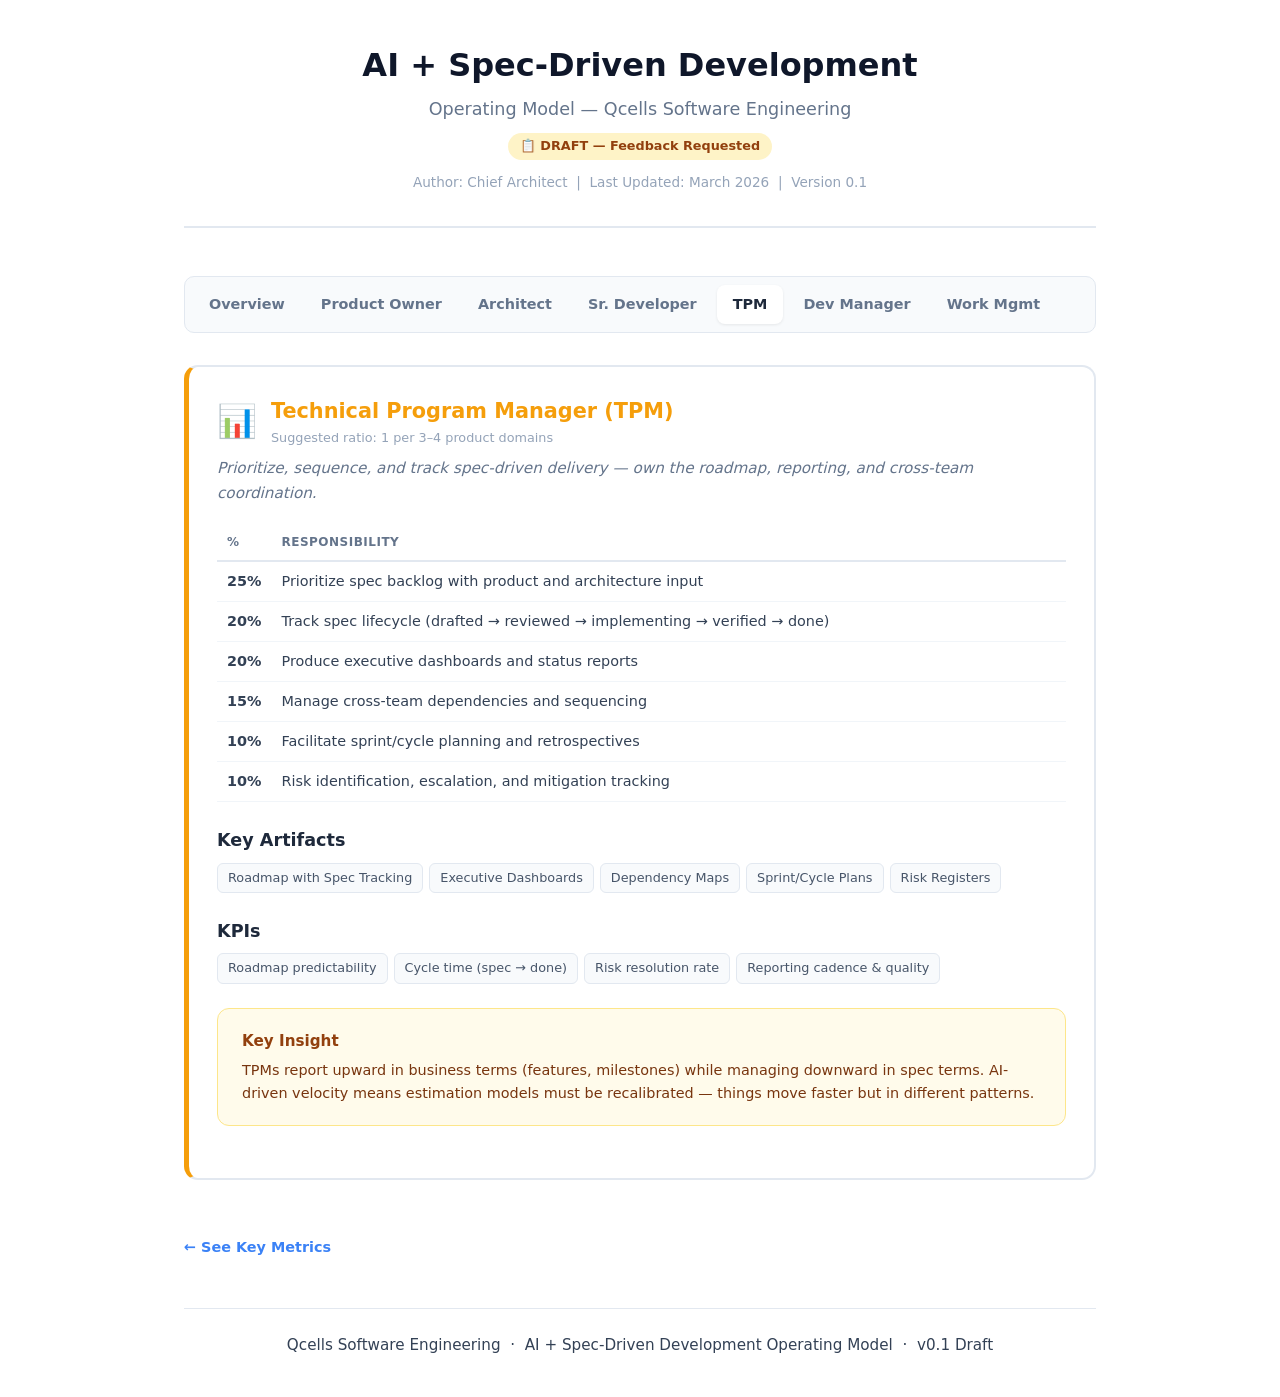
<file: tpm.html>
<!DOCTYPE html>
<html lang="en">
<head>
<meta charset="UTF-8">
<meta name="viewport" content="width=device-width, initial-scale=1.0">
<title>TPM — AI + SDD Operating Model — Qcells</title>
<link rel="stylesheet" href="styles.css">
</head>
<body>
<div class="container">

<header>
  <h1>AI + Spec-Driven Development</h1>
  <div class="subtitle">Operating Model — Qcells Software Engineering</div>
  <div class="status-badge">📋 DRAFT — Feedback Requested</div>
  <div class="meta">Author: Chief Architect &nbsp;|&nbsp; Last Updated: March 2026 &nbsp;|&nbsp; Version 0.1</div>
</header>

<nav class="site-nav">
  <a href="index.html" class="nav-link">Overview</a>
  <a href="product-owner.html" class="nav-link">Product Owner</a>
  <a href="architect.html" class="nav-link">Architect</a>
  <a href="senior-developer.html" class="nav-link">Sr. Developer</a>
  <a href="tpm.html" class="nav-link active">TPM</a>
  <a href="dev-manager.html" class="nav-link">Dev Manager</a>
  <a href="work-management.html" class="nav-link">Work Mgmt</a>
</nav>

<div class="role-card tpm">
  <div class="role-header">
    <span class="role-icon">📊</span>
    <div><div class="role-title">Technical Program Manager (TPM)</div><div class="role-ratio">Suggested ratio: 1 per 3–4 product domains</div></div>
  </div>
  <div class="role-mission">Prioritize, sequence, and track spec-driven delivery — own the roadmap, reporting, and cross-team coordination.</div>
  <table>
    <thead><tr><th>%</th><th>Responsibility</th></tr></thead>
    <tbody>
      <tr><td>25%</td><td>Prioritize spec backlog with product and architecture input</td></tr>
      <tr><td>20%</td><td>Track spec lifecycle (drafted → reviewed → implementing → verified → done)</td></tr>
      <tr><td>20%</td><td>Produce executive dashboards and status reports</td></tr>
      <tr><td>15%</td><td>Manage cross-team dependencies and sequencing</td></tr>
      <tr><td>10%</td><td>Facilitate sprint/cycle planning and retrospectives</td></tr>
      <tr><td>10%</td><td>Risk identification, escalation, and mitigation tracking</td></tr>
    </tbody>
  </table>
  <h3>Key Artifacts</h3>
  <div class="tags">
    <span class="tag">Roadmap with Spec Tracking</span><span class="tag">Executive Dashboards</span><span class="tag">Dependency Maps</span><span class="tag">Sprint/Cycle Plans</span><span class="tag">Risk Registers</span>
  </div>
  <h3>KPIs</h3>
  <div class="tags">
    <span class="tag">Roadmap predictability</span><span class="tag">Cycle time (spec → done)</span><span class="tag">Risk resolution rate</span><span class="tag">Reporting cadence & quality</span>
  </div>
  <div class="callout">
    <h4>Key Insight</h4>
    <p>TPMs report upward in business terms (features, milestones) while managing downward in spec terms. AI-driven velocity means estimation models must be recalibrated — things move faster but in different patterns.</p>
  </div>
</div>

<a href="index.html#metrics" class="back-link">← See Key Metrics</a>

<footer>
  <p>Qcells Software Engineering &nbsp;·&nbsp; AI + Spec-Driven Development Operating Model &nbsp;·&nbsp; v0.1 Draft</p>
</footer>

</div>
</body>
</html>
</file>
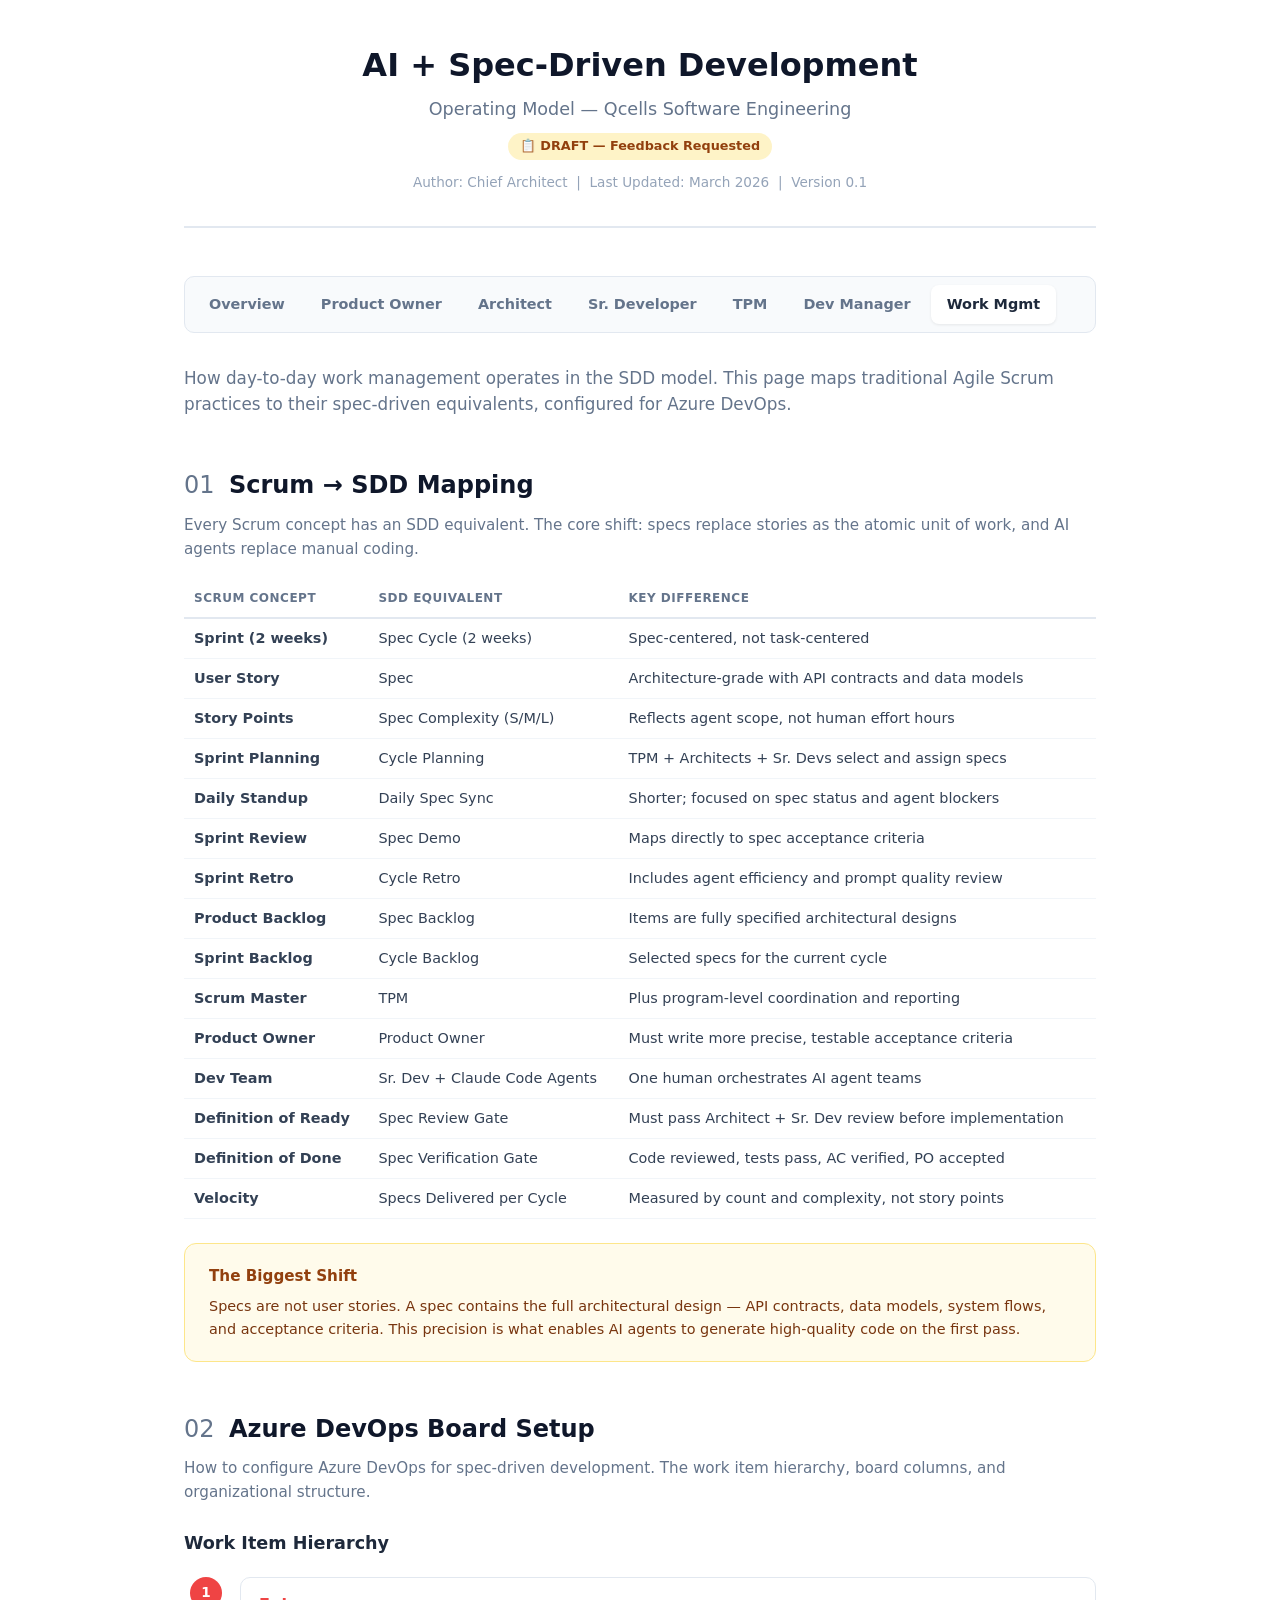
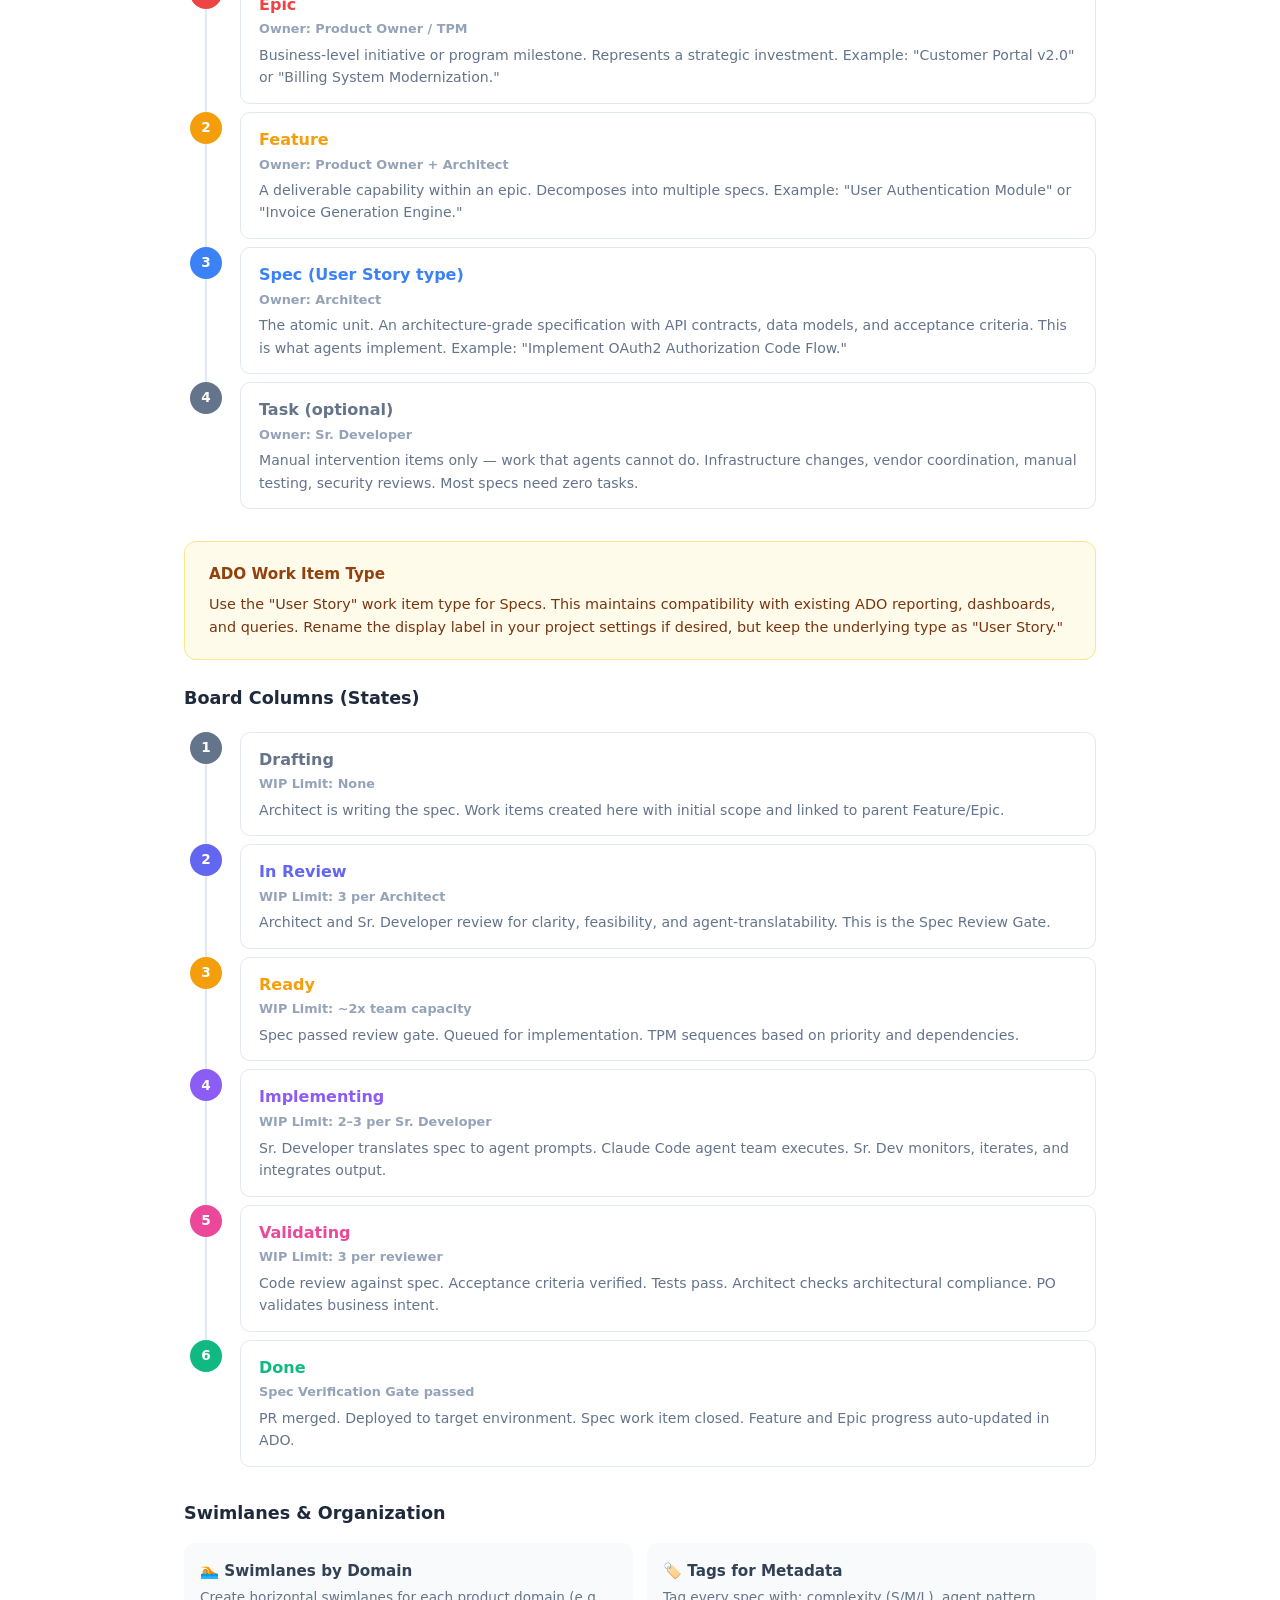
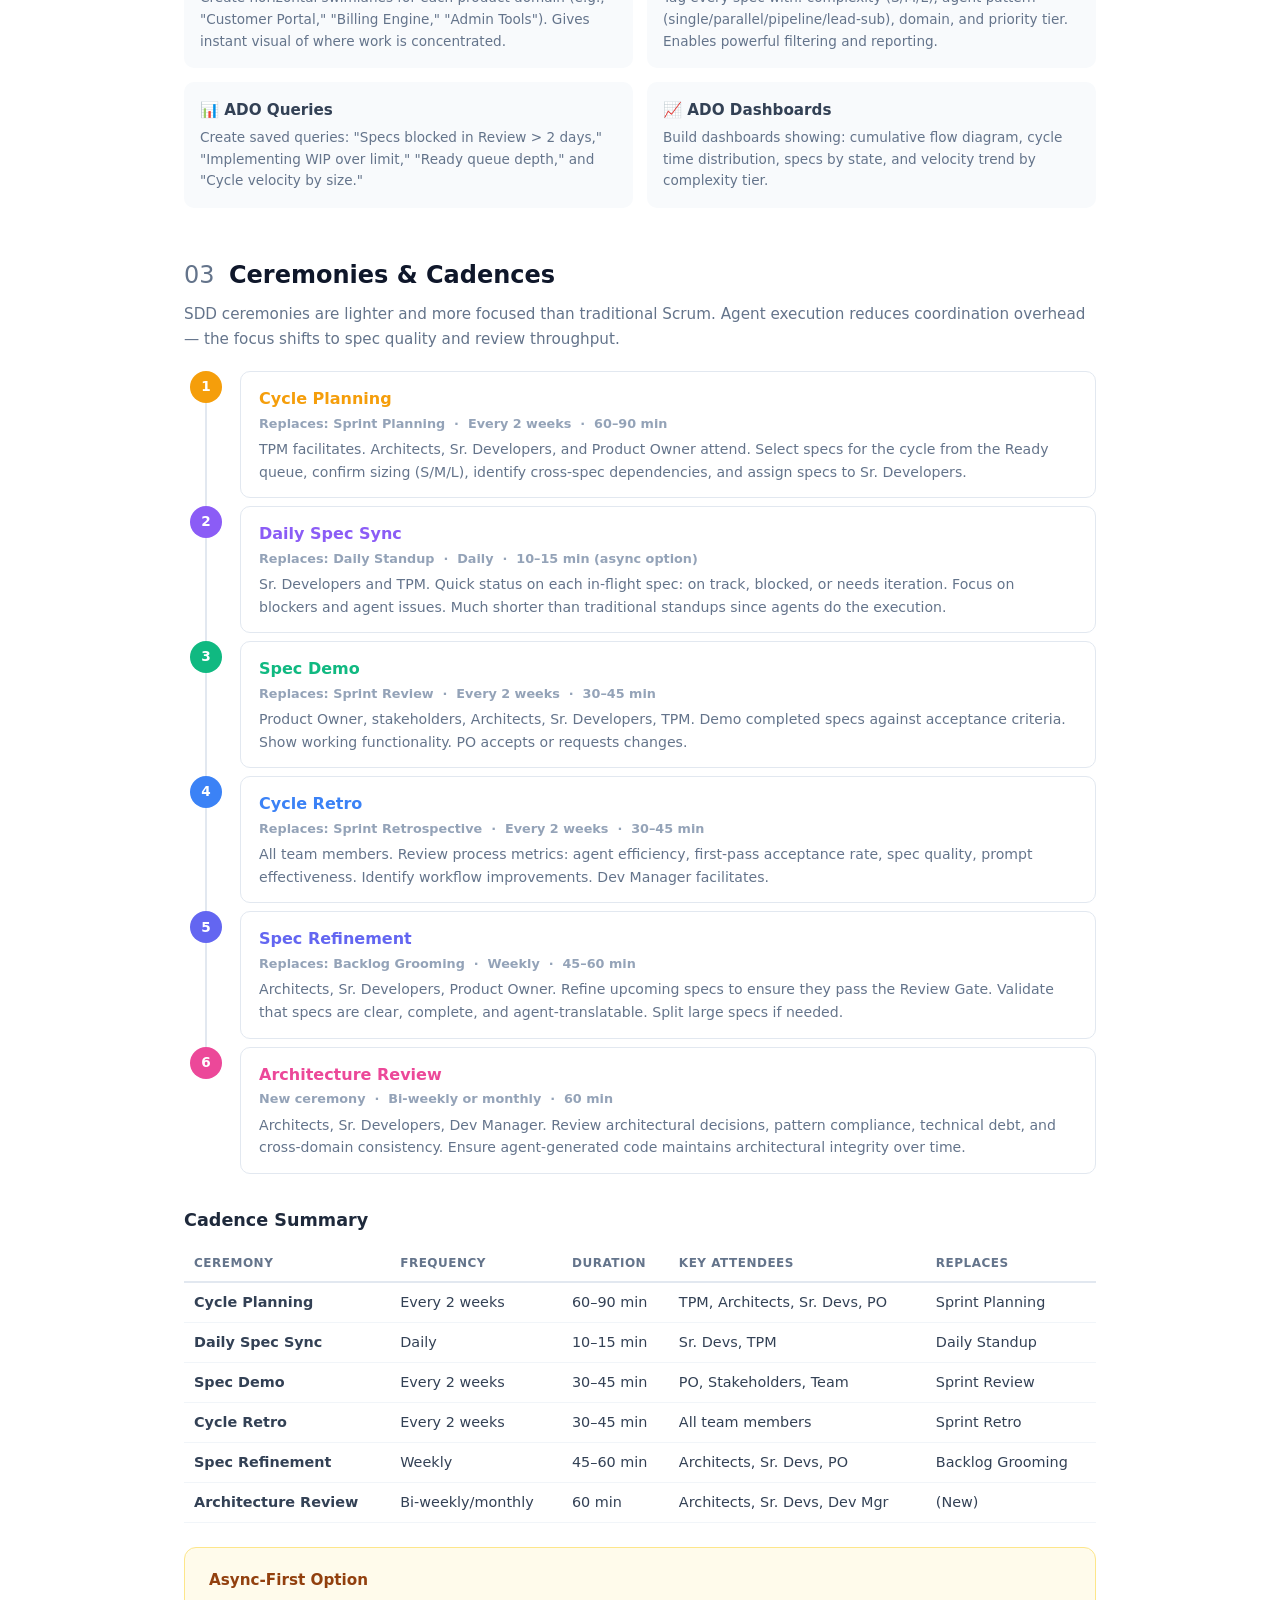
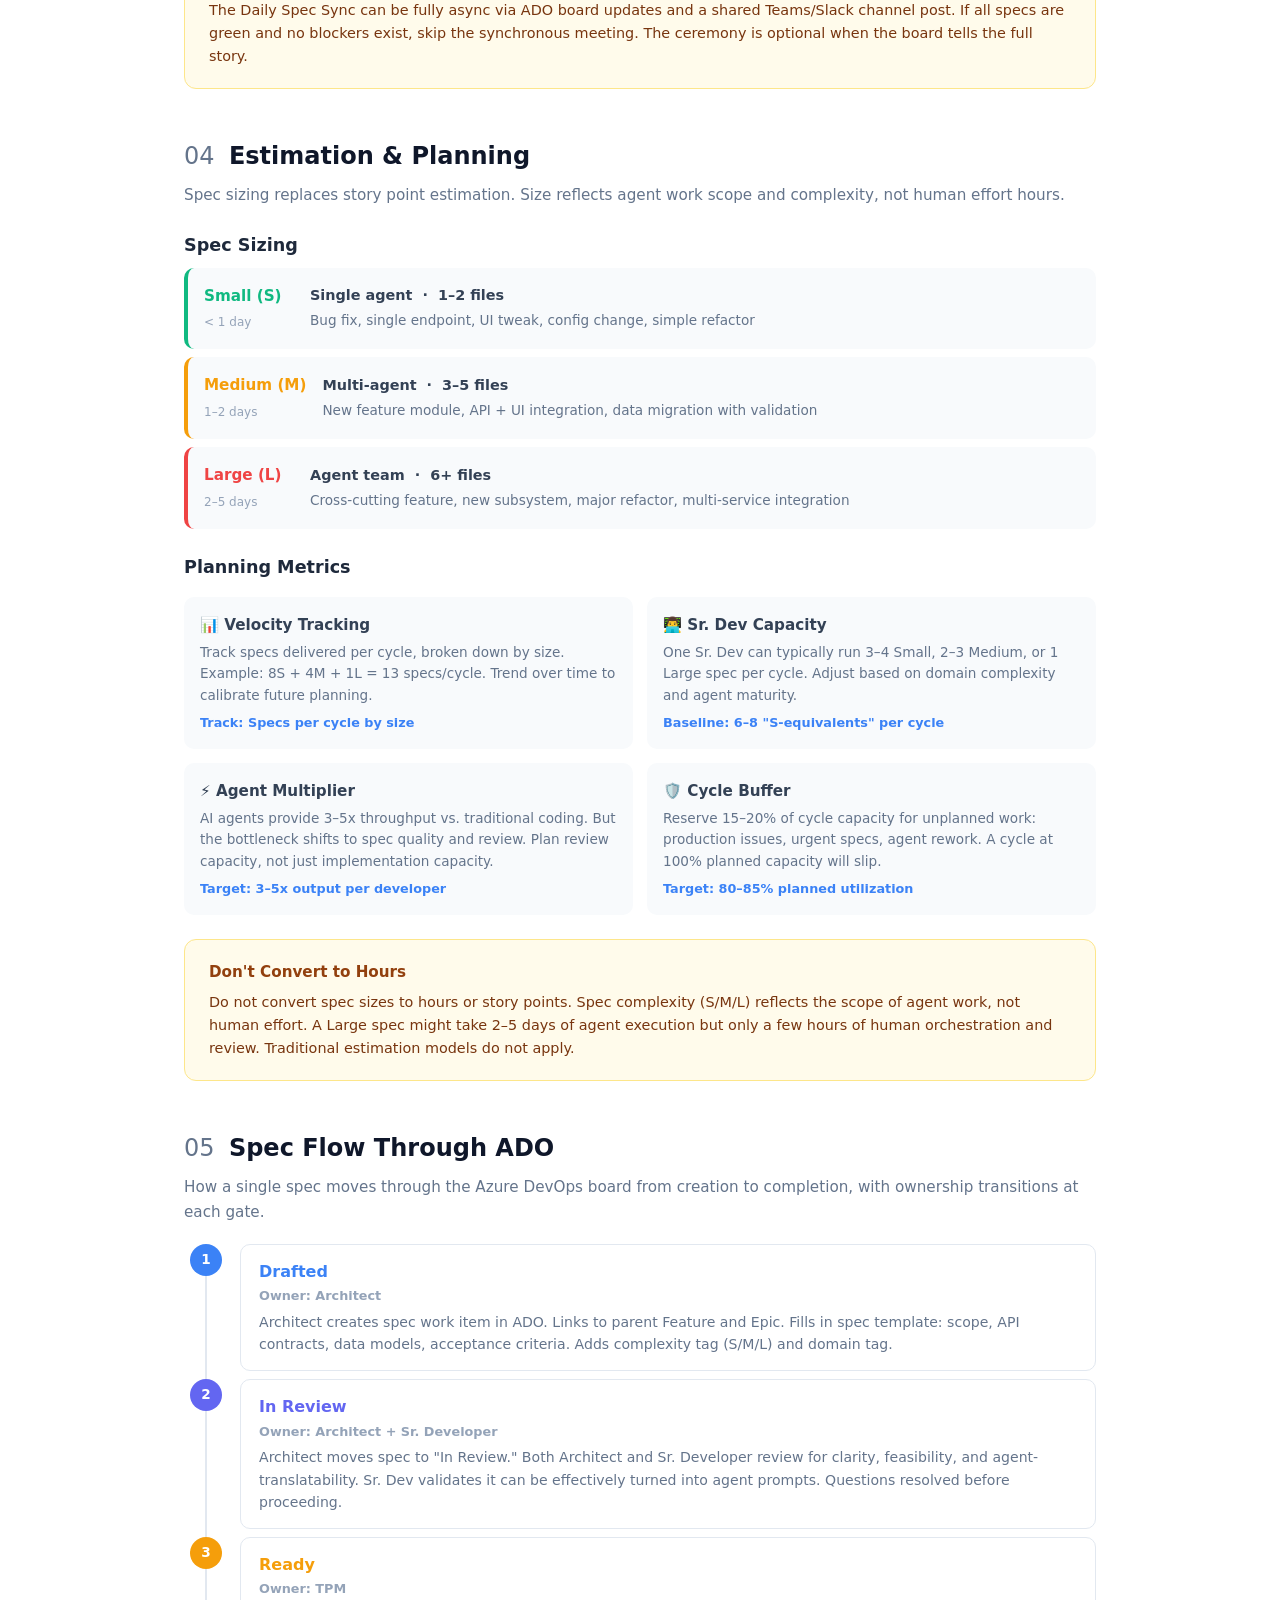
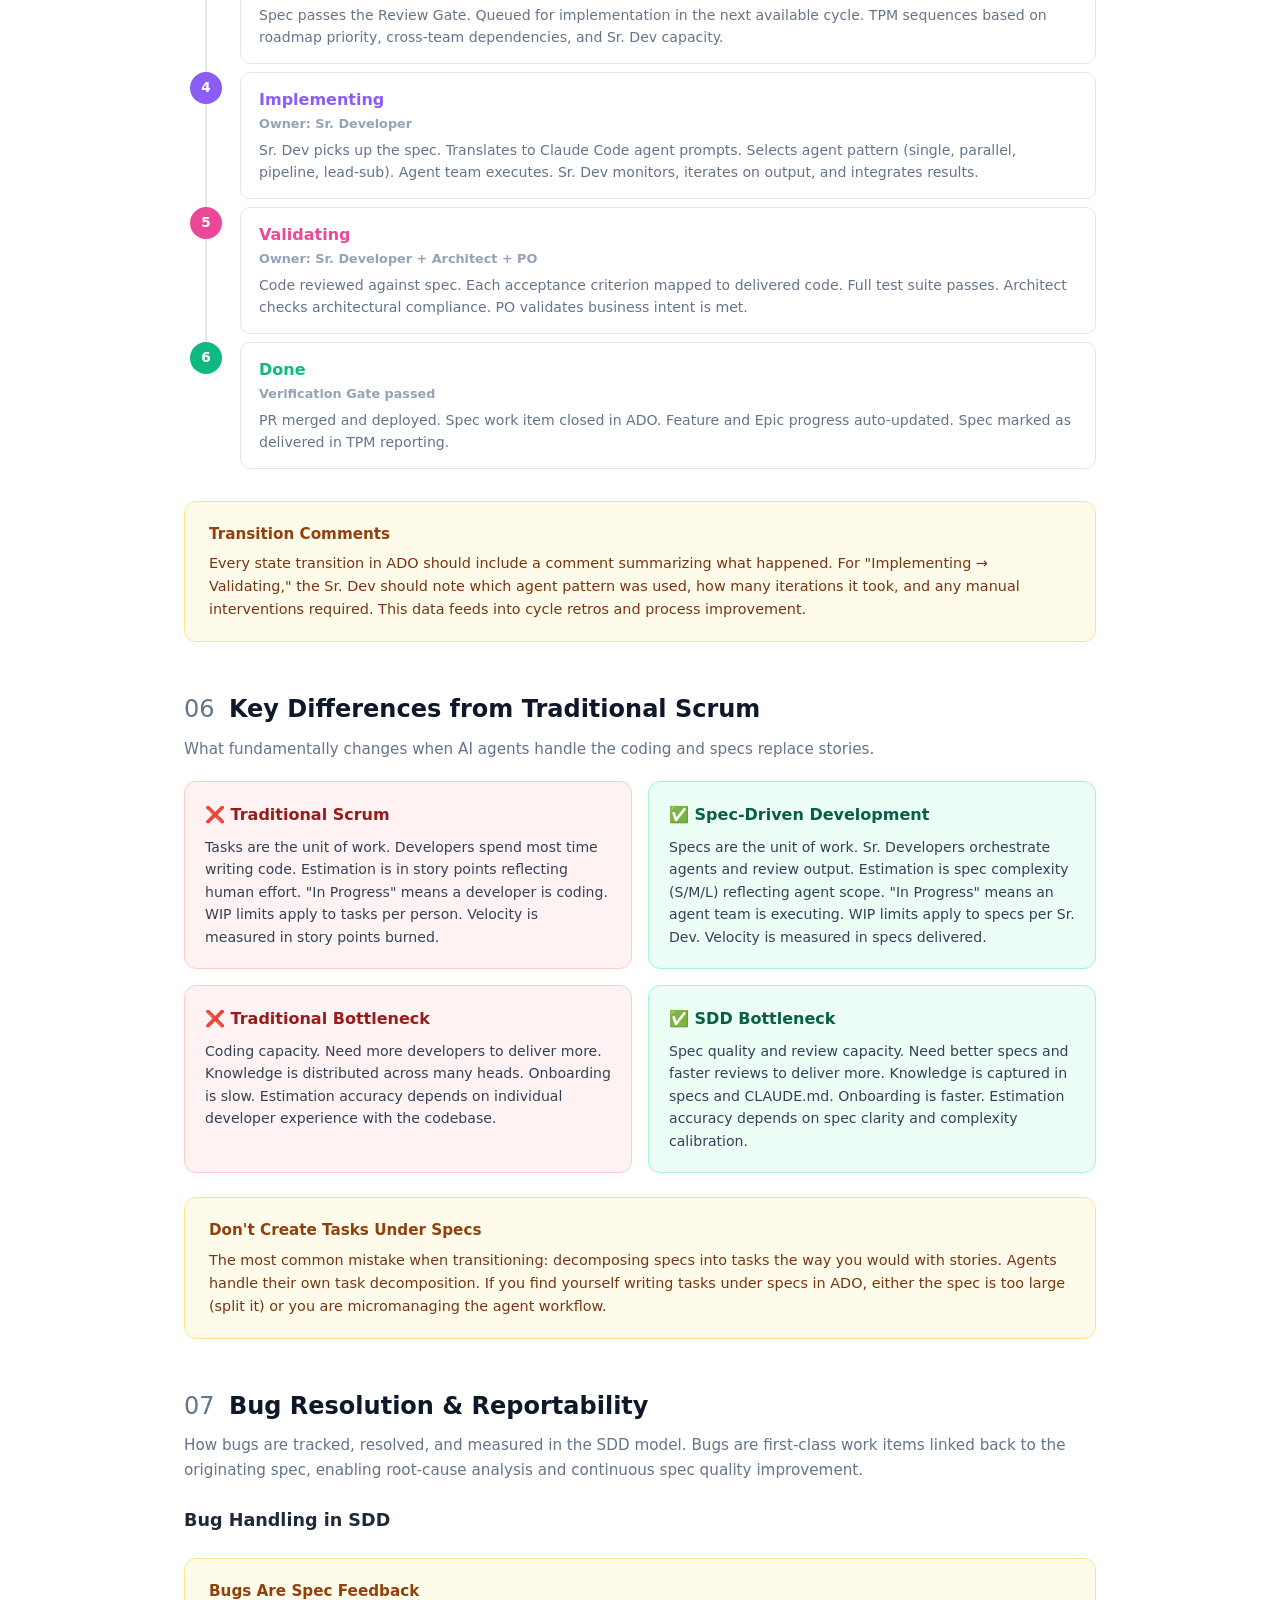
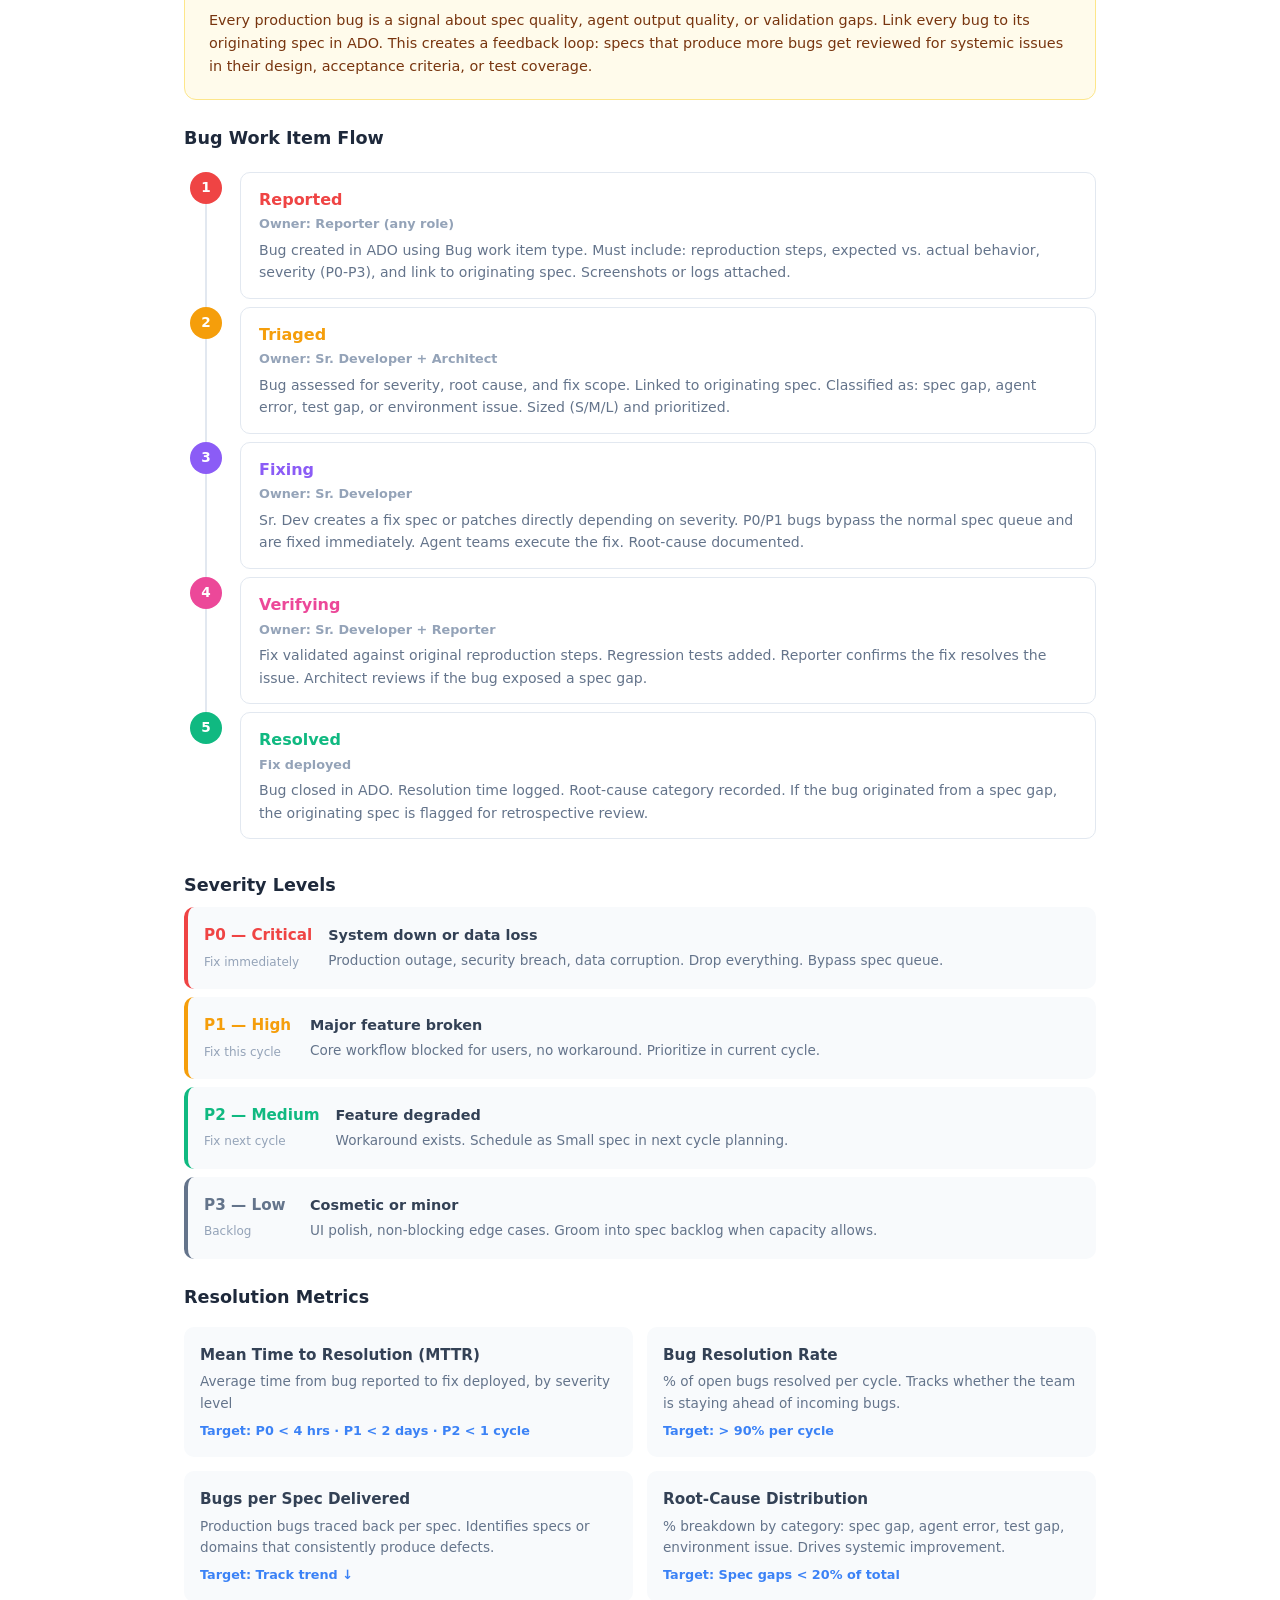
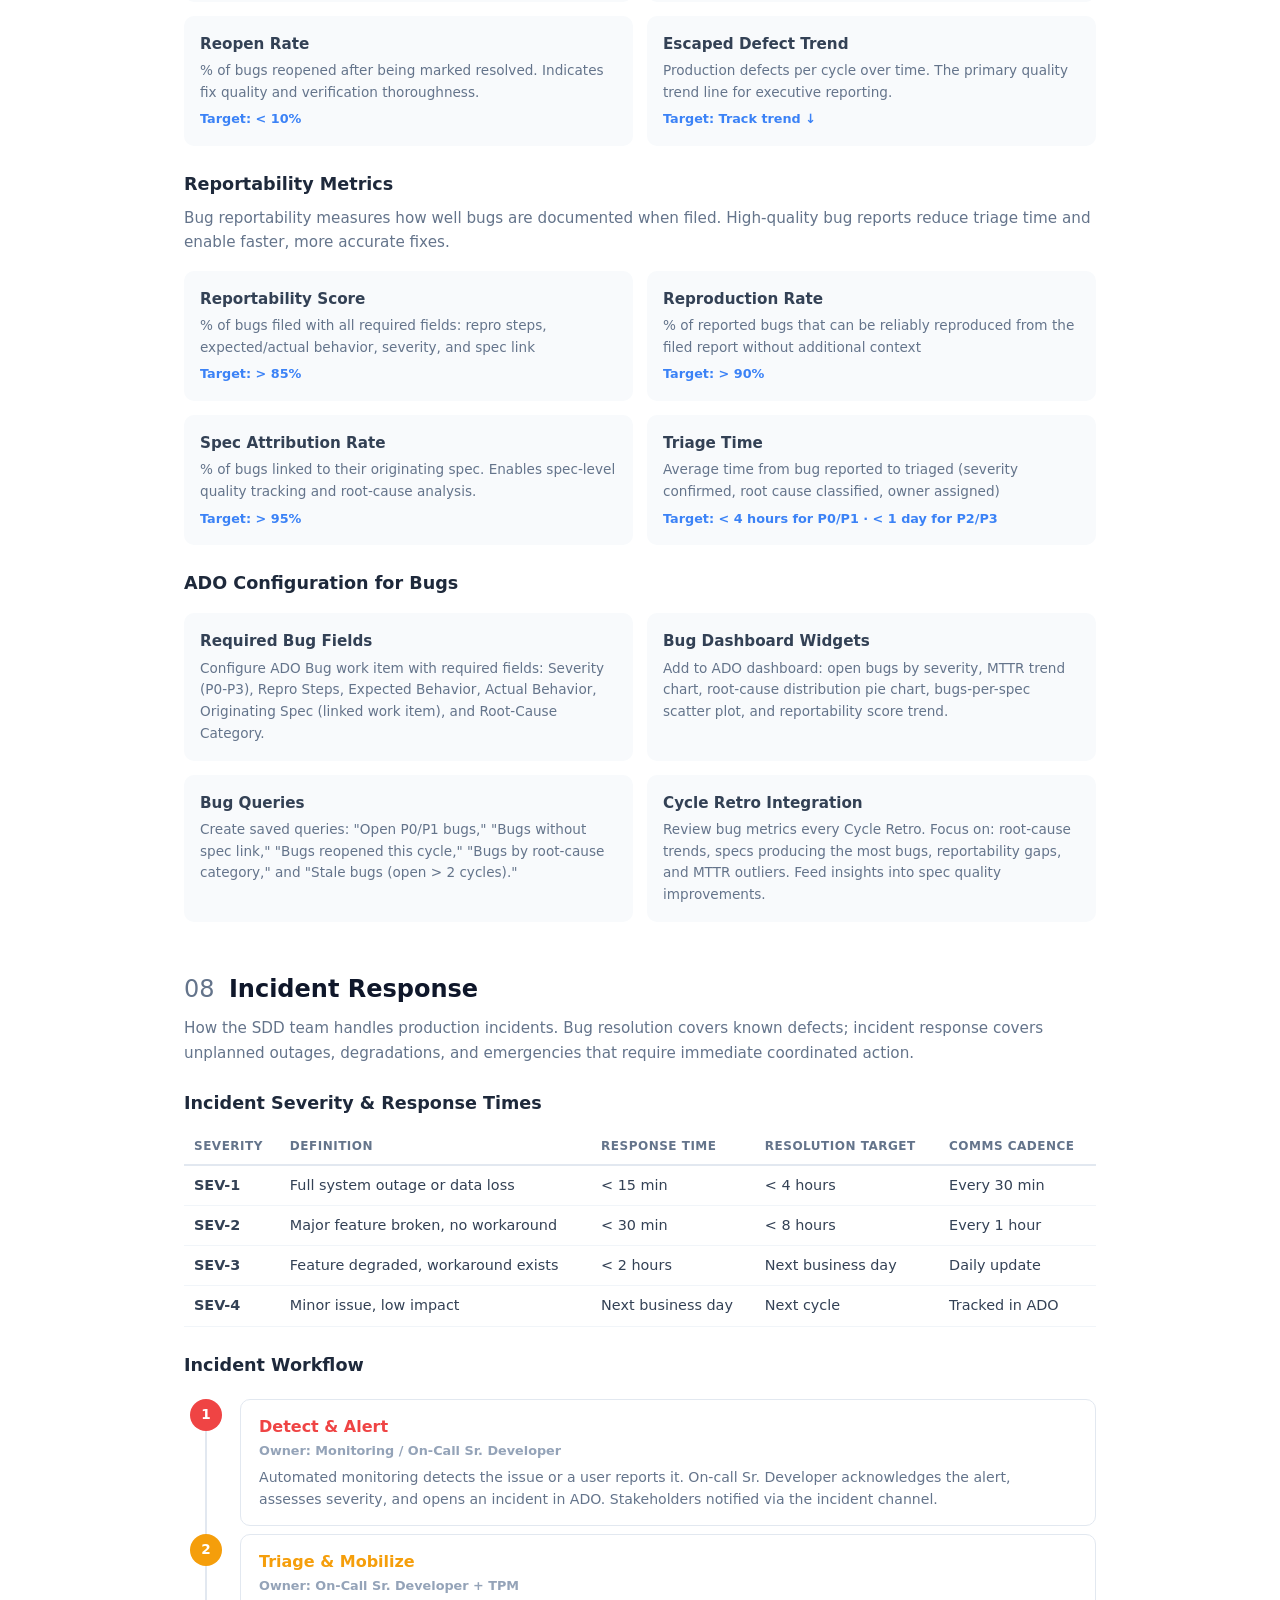
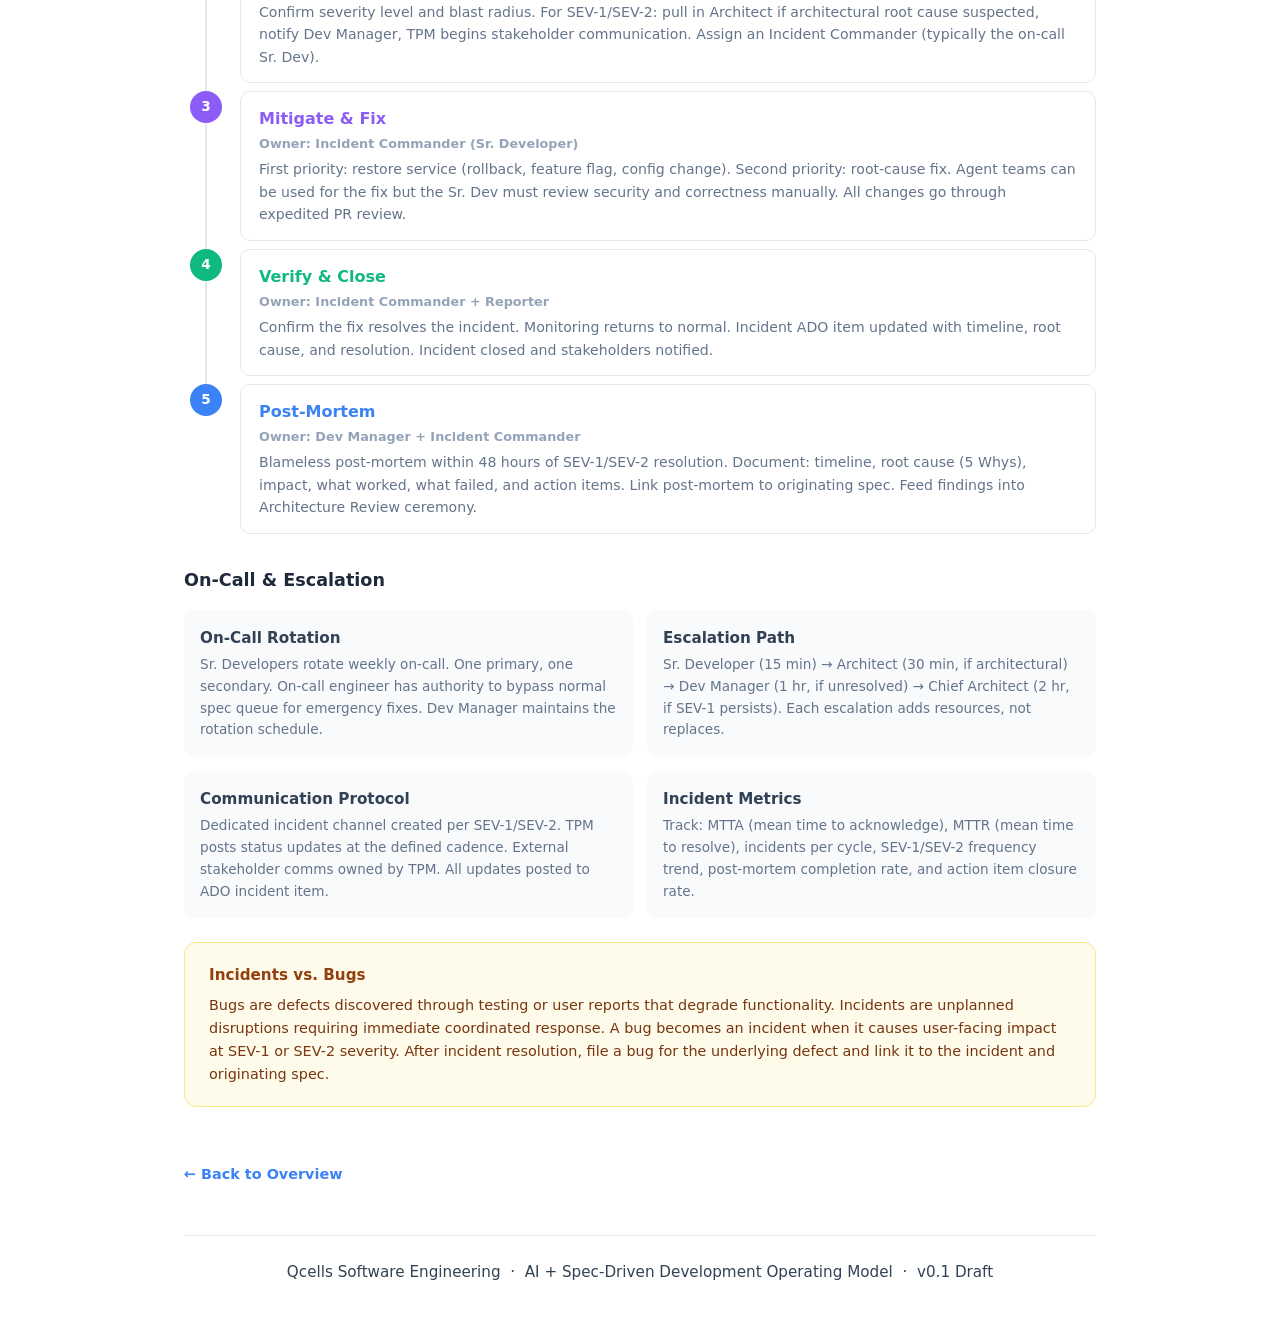
<file: work-management.html>
<!DOCTYPE html>
<html lang="en">
<head>
<meta charset="UTF-8">
<meta name="viewport" content="width=device-width, initial-scale=1.0">
<title>Work Management — AI + SDD Operating Model — Qcells</title>
<link rel="stylesheet" href="styles.css">
</head>
<body>
<div class="container">

<header>
  <h1>AI + Spec-Driven Development</h1>
  <div class="subtitle">Operating Model — Qcells Software Engineering</div>
  <div class="status-badge">📋 DRAFT — Feedback Requested</div>
  <div class="meta">Author: Chief Architect &nbsp;|&nbsp; Last Updated: March 2026 &nbsp;|&nbsp; Version 0.1</div>
</header>

<nav class="site-nav">
  <a href="index.html" class="nav-link">Overview</a>
  <a href="product-owner.html" class="nav-link">Product Owner</a>
  <a href="architect.html" class="nav-link">Architect</a>
  <a href="senior-developer.html" class="nav-link">Sr. Developer</a>
  <a href="tpm.html" class="nav-link">TPM</a>
  <a href="dev-manager.html" class="nav-link">Dev Manager</a>
  <a href="work-management.html" class="nav-link active">Work Mgmt</a>
</nav>

<p class="lead">How day-to-day work management operates in the SDD model. This page maps traditional Agile Scrum practices to their spec-driven equivalents, configured for Azure DevOps.</p>

<!-- ============ SCRUM → SDD MAPPING ============ -->
<h2 id="scrum-mapping"><span class="num">01</span> Scrum → SDD Mapping</h2>
<p style="color: var(--muted); margin-bottom: 20px;">Every Scrum concept has an SDD equivalent. The core shift: specs replace stories as the atomic unit of work, and AI agents replace manual coding.</p>

<table class="wide-table">
  <thead><tr><th>Scrum Concept</th><th>SDD Equivalent</th><th>Key Difference</th></tr></thead>
  <tbody>
    <tr><td>Sprint (2 weeks)</td><td>Spec Cycle (2 weeks)</td><td>Spec-centered, not task-centered</td></tr>
    <tr><td>User Story</td><td>Spec</td><td>Architecture-grade with API contracts and data models</td></tr>
    <tr><td>Story Points</td><td>Spec Complexity (S/M/L)</td><td>Reflects agent scope, not human effort hours</td></tr>
    <tr><td>Sprint Planning</td><td>Cycle Planning</td><td>TPM + Architects + Sr. Devs select and assign specs</td></tr>
    <tr><td>Daily Standup</td><td>Daily Spec Sync</td><td>Shorter; focused on spec status and agent blockers</td></tr>
    <tr><td>Sprint Review</td><td>Spec Demo</td><td>Maps directly to spec acceptance criteria</td></tr>
    <tr><td>Sprint Retro</td><td>Cycle Retro</td><td>Includes agent efficiency and prompt quality review</td></tr>
    <tr><td>Product Backlog</td><td>Spec Backlog</td><td>Items are fully specified architectural designs</td></tr>
    <tr><td>Sprint Backlog</td><td>Cycle Backlog</td><td>Selected specs for the current cycle</td></tr>
    <tr><td>Scrum Master</td><td>TPM</td><td>Plus program-level coordination and reporting</td></tr>
    <tr><td>Product Owner</td><td>Product Owner</td><td>Must write more precise, testable acceptance criteria</td></tr>
    <tr><td>Dev Team</td><td>Sr. Dev + Claude Code Agents</td><td>One human orchestrates AI agent teams</td></tr>
    <tr><td>Definition of Ready</td><td>Spec Review Gate</td><td>Must pass Architect + Sr. Dev review before implementation</td></tr>
    <tr><td>Definition of Done</td><td>Spec Verification Gate</td><td>Code reviewed, tests pass, AC verified, PO accepted</td></tr>
    <tr><td>Velocity</td><td>Specs Delivered per Cycle</td><td>Measured by count and complexity, not story points</td></tr>
  </tbody>
</table>

<div class="callout">
  <h4>The Biggest Shift</h4>
  <p>Specs are not user stories. A spec contains the full architectural design — API contracts, data models, system flows, and acceptance criteria. This precision is what enables AI agents to generate high-quality code on the first pass.</p>
</div>

<!-- ============ ADO BOARD SETUP ============ -->
<h2 id="ado-setup"><span class="num">02</span> Azure DevOps Board Setup</h2>
<p style="color: var(--muted); margin-bottom: 20px;">How to configure Azure DevOps for spec-driven development. The work item hierarchy, board columns, and organizational structure.</p>

<h3>Work Item Hierarchy</h3>
<div class="lifecycle">
  <div class="phase">
    <div class="phase-num"><div class="phase-dot" style="background:#EF4444">1</div><div class="phase-line"></div></div>
    <div class="phase-content">
      <h4 style="color:#EF4444">Epic</h4>
      <div class="owner">Owner: Product Owner / TPM</div>
      <p>Business-level initiative or program milestone. Represents a strategic investment. Example: "Customer Portal v2.0" or "Billing System Modernization."</p>
    </div>
  </div>
  <div class="phase">
    <div class="phase-num"><div class="phase-dot" style="background:var(--amber)">2</div><div class="phase-line"></div></div>
    <div class="phase-content">
      <h4 style="color:var(--amber)">Feature</h4>
      <div class="owner">Owner: Product Owner + Architect</div>
      <p>A deliverable capability within an epic. Decomposes into multiple specs. Example: "User Authentication Module" or "Invoice Generation Engine."</p>
    </div>
  </div>
  <div class="phase">
    <div class="phase-num"><div class="phase-dot" style="background:var(--blue)">3</div><div class="phase-line"></div></div>
    <div class="phase-content">
      <h4 style="color:var(--blue)">Spec (User Story type)</h4>
      <div class="owner">Owner: Architect</div>
      <p>The atomic unit. An architecture-grade specification with API contracts, data models, and acceptance criteria. This is what agents implement. Example: "Implement OAuth2 Authorization Code Flow."</p>
    </div>
  </div>
  <div class="phase">
    <div class="phase-num"><div class="phase-dot" style="background:var(--muted)">4</div></div>
    <div class="phase-content">
      <h4 style="color:var(--muted)">Task (optional)</h4>
      <div class="owner">Owner: Sr. Developer</div>
      <p>Manual intervention items only — work that agents cannot do. Infrastructure changes, vendor coordination, manual testing, security reviews. Most specs need zero tasks.</p>
    </div>
  </div>
</div>

<div class="callout">
  <h4>ADO Work Item Type</h4>
  <p>Use the "User Story" work item type for Specs. This maintains compatibility with existing ADO reporting, dashboards, and queries. Rename the display label in your project settings if desired, but keep the underlying type as "User Story."</p>
</div>

<h3>Board Columns (States)</h3>
<div class="lifecycle">
  <div class="phase">
    <div class="phase-num"><div class="phase-dot" style="background:var(--muted)">1</div><div class="phase-line"></div></div>
    <div class="phase-content">
      <h4 style="color:var(--muted)">Drafting</h4>
      <div class="owner">WIP Limit: None</div>
      <p>Architect is writing the spec. Work items created here with initial scope and linked to parent Feature/Epic.</p>
    </div>
  </div>
  <div class="phase">
    <div class="phase-num"><div class="phase-dot" style="background:#6366F1">2</div><div class="phase-line"></div></div>
    <div class="phase-content">
      <h4 style="color:#6366F1">In Review</h4>
      <div class="owner">WIP Limit: 3 per Architect</div>
      <p>Architect and Sr. Developer review for clarity, feasibility, and agent-translatability. This is the Spec Review Gate.</p>
    </div>
  </div>
  <div class="phase">
    <div class="phase-num"><div class="phase-dot" style="background:var(--amber)">3</div><div class="phase-line"></div></div>
    <div class="phase-content">
      <h4 style="color:var(--amber)">Ready</h4>
      <div class="owner">WIP Limit: ~2x team capacity</div>
      <p>Spec passed review gate. Queued for implementation. TPM sequences based on priority and dependencies.</p>
    </div>
  </div>
  <div class="phase">
    <div class="phase-num"><div class="phase-dot" style="background:var(--purple)">4</div><div class="phase-line"></div></div>
    <div class="phase-content">
      <h4 style="color:var(--purple)">Implementing</h4>
      <div class="owner">WIP Limit: 2–3 per Sr. Developer</div>
      <p>Sr. Developer translates spec to agent prompts. Claude Code agent team executes. Sr. Dev monitors, iterates, and integrates output.</p>
    </div>
  </div>
  <div class="phase">
    <div class="phase-num"><div class="phase-dot" style="background:#EC4899">5</div><div class="phase-line"></div></div>
    <div class="phase-content">
      <h4 style="color:#EC4899">Validating</h4>
      <div class="owner">WIP Limit: 3 per reviewer</div>
      <p>Code review against spec. Acceptance criteria verified. Tests pass. Architect checks architectural compliance. PO validates business intent.</p>
    </div>
  </div>
  <div class="phase">
    <div class="phase-num"><div class="phase-dot" style="background:var(--green)">6</div></div>
    <div class="phase-content">
      <h4 style="color:var(--green)">Done</h4>
      <div class="owner">Spec Verification Gate passed</div>
      <p>PR merged. Deployed to target environment. Spec work item closed. Feature and Epic progress auto-updated in ADO.</p>
    </div>
  </div>
</div>

<h3>Swimlanes & Organization</h3>
<div class="metrics-grid">
  <div class="metric-card">
    <h4>🏊 Swimlanes by Domain</h4>
    <p>Create horizontal swimlanes for each product domain (e.g., "Customer Portal," "Billing Engine," "Admin Tools"). Gives instant visual of where work is concentrated.</p>
  </div>
  <div class="metric-card">
    <h4>🏷️ Tags for Metadata</h4>
    <p>Tag every spec with: complexity (S/M/L), agent pattern (single/parallel/pipeline/lead-sub), domain, and priority tier. Enables powerful filtering and reporting.</p>
  </div>
  <div class="metric-card">
    <h4>📊 ADO Queries</h4>
    <p>Create saved queries: "Specs blocked in Review > 2 days," "Implementing WIP over limit," "Ready queue depth," and "Cycle velocity by size."</p>
  </div>
  <div class="metric-card">
    <h4>📈 ADO Dashboards</h4>
    <p>Build dashboards showing: cumulative flow diagram, cycle time distribution, specs by state, and velocity trend by complexity tier.</p>
  </div>
</div>

<!-- ============ CEREMONIES ============ -->
<h2 id="ceremonies"><span class="num">03</span> Ceremonies & Cadences</h2>
<p style="color: var(--muted); margin-bottom: 20px;">SDD ceremonies are lighter and more focused than traditional Scrum. Agent execution reduces coordination overhead — the focus shifts to spec quality and review throughput.</p>

<div class="lifecycle">
  <div class="phase">
    <div class="phase-num"><div class="phase-dot" style="background:var(--amber)">1</div><div class="phase-line"></div></div>
    <div class="phase-content">
      <h4 style="color:var(--amber)">Cycle Planning</h4>
      <div class="owner">Replaces: Sprint Planning &nbsp;·&nbsp; Every 2 weeks &nbsp;·&nbsp; 60–90 min</div>
      <p>TPM facilitates. Architects, Sr. Developers, and Product Owner attend. Select specs for the cycle from the Ready queue, confirm sizing (S/M/L), identify cross-spec dependencies, and assign specs to Sr. Developers.</p>
    </div>
  </div>
  <div class="phase">
    <div class="phase-num"><div class="phase-dot" style="background:var(--purple)">2</div><div class="phase-line"></div></div>
    <div class="phase-content">
      <h4 style="color:var(--purple)">Daily Spec Sync</h4>
      <div class="owner">Replaces: Daily Standup &nbsp;·&nbsp; Daily &nbsp;·&nbsp; 10–15 min (async option)</div>
      <p>Sr. Developers and TPM. Quick status on each in-flight spec: on track, blocked, or needs iteration. Focus on blockers and agent issues. Much shorter than traditional standups since agents do the execution.</p>
    </div>
  </div>
  <div class="phase">
    <div class="phase-num"><div class="phase-dot" style="background:var(--green)">3</div><div class="phase-line"></div></div>
    <div class="phase-content">
      <h4 style="color:var(--green)">Spec Demo</h4>
      <div class="owner">Replaces: Sprint Review &nbsp;·&nbsp; Every 2 weeks &nbsp;·&nbsp; 30–45 min</div>
      <p>Product Owner, stakeholders, Architects, Sr. Developers, TPM. Demo completed specs against acceptance criteria. Show working functionality. PO accepts or requests changes.</p>
    </div>
  </div>
  <div class="phase">
    <div class="phase-num"><div class="phase-dot" style="background:var(--blue)">4</div><div class="phase-line"></div></div>
    <div class="phase-content">
      <h4 style="color:var(--blue)">Cycle Retro</h4>
      <div class="owner">Replaces: Sprint Retrospective &nbsp;·&nbsp; Every 2 weeks &nbsp;·&nbsp; 30–45 min</div>
      <p>All team members. Review process metrics: agent efficiency, first-pass acceptance rate, spec quality, prompt effectiveness. Identify workflow improvements. Dev Manager facilitates.</p>
    </div>
  </div>
  <div class="phase">
    <div class="phase-num"><div class="phase-dot" style="background:#6366F1">5</div><div class="phase-line"></div></div>
    <div class="phase-content">
      <h4 style="color:#6366F1">Spec Refinement</h4>
      <div class="owner">Replaces: Backlog Grooming &nbsp;·&nbsp; Weekly &nbsp;·&nbsp; 45–60 min</div>
      <p>Architects, Sr. Developers, Product Owner. Refine upcoming specs to ensure they pass the Review Gate. Validate that specs are clear, complete, and agent-translatable. Split large specs if needed.</p>
    </div>
  </div>
  <div class="phase">
    <div class="phase-num"><div class="phase-dot" style="background:#EC4899">6</div></div>
    <div class="phase-content">
      <h4 style="color:#EC4899">Architecture Review</h4>
      <div class="owner">New ceremony &nbsp;·&nbsp; Bi-weekly or monthly &nbsp;·&nbsp; 60 min</div>
      <p>Architects, Sr. Developers, Dev Manager. Review architectural decisions, pattern compliance, technical debt, and cross-domain consistency. Ensure agent-generated code maintains architectural integrity over time.</p>
    </div>
  </div>
</div>

<h3>Cadence Summary</h3>
<table class="wide-table">
  <thead><tr><th>Ceremony</th><th>Frequency</th><th>Duration</th><th>Key Attendees</th><th>Replaces</th></tr></thead>
  <tbody>
    <tr><td>Cycle Planning</td><td>Every 2 weeks</td><td>60–90 min</td><td>TPM, Architects, Sr. Devs, PO</td><td>Sprint Planning</td></tr>
    <tr><td>Daily Spec Sync</td><td>Daily</td><td>10–15 min</td><td>Sr. Devs, TPM</td><td>Daily Standup</td></tr>
    <tr><td>Spec Demo</td><td>Every 2 weeks</td><td>30–45 min</td><td>PO, Stakeholders, Team</td><td>Sprint Review</td></tr>
    <tr><td>Cycle Retro</td><td>Every 2 weeks</td><td>30–45 min</td><td>All team members</td><td>Sprint Retro</td></tr>
    <tr><td>Spec Refinement</td><td>Weekly</td><td>45–60 min</td><td>Architects, Sr. Devs, PO</td><td>Backlog Grooming</td></tr>
    <tr><td>Architecture Review</td><td>Bi-weekly/monthly</td><td>60 min</td><td>Architects, Sr. Devs, Dev Mgr</td><td>(New)</td></tr>
  </tbody>
</table>

<div class="callout">
  <h4>Async-First Option</h4>
  <p>The Daily Spec Sync can be fully async via ADO board updates and a shared Teams/Slack channel post. If all specs are green and no blockers exist, skip the synchronous meeting. The ceremony is optional when the board tells the full story.</p>
</div>

<!-- ============ ESTIMATION ============ -->
<h2 id="estimation"><span class="num">04</span> Estimation & Planning</h2>
<p style="color: var(--muted); margin-bottom: 20px;">Spec sizing replaces story point estimation. Size reflects agent work scope and complexity, not human effort hours.</p>

<h3>Spec Sizing</h3>
<div class="tier operational"><div class="tier-label"><strong>Small (S)</strong><span>&lt; 1 day</span></div><div class="tier-desc"><strong>Single agent &nbsp;·&nbsp; 1–2 files</strong><span>Bug fix, single endpoint, UI tweak, config change, simple refactor</span></div></div>
<div class="tier tactical"><div class="tier-label"><strong>Medium (M)</strong><span>1–2 days</span></div><div class="tier-desc"><strong>Multi-agent &nbsp;·&nbsp; 3–5 files</strong><span>New feature module, API + UI integration, data migration with validation</span></div></div>
<div class="tier strategic"><div class="tier-label"><strong>Large (L)</strong><span>2–5 days</span></div><div class="tier-desc"><strong>Agent team &nbsp;·&nbsp; 6+ files</strong><span>Cross-cutting feature, new subsystem, major refactor, multi-service integration</span></div></div>

<h3>Planning Metrics</h3>
<div class="metrics-grid">
  <div class="metric-card">
    <h4>📊 Velocity Tracking</h4>
    <p>Track specs delivered per cycle, broken down by size. Example: 8S + 4M + 1L = 13 specs/cycle. Trend over time to calibrate future planning.</p>
    <div class="target">Track: Specs per cycle by size</div>
  </div>
  <div class="metric-card">
    <h4>👨‍💻 Sr. Dev Capacity</h4>
    <p>One Sr. Dev can typically run 3–4 Small, 2–3 Medium, or 1 Large spec per cycle. Adjust based on domain complexity and agent maturity.</p>
    <div class="target">Baseline: 6–8 "S-equivalents" per cycle</div>
  </div>
  <div class="metric-card">
    <h4>⚡ Agent Multiplier</h4>
    <p>AI agents provide 3–5x throughput vs. traditional coding. But the bottleneck shifts to spec quality and review. Plan review capacity, not just implementation capacity.</p>
    <div class="target">Target: 3–5x output per developer</div>
  </div>
  <div class="metric-card">
    <h4>🛡️ Cycle Buffer</h4>
    <p>Reserve 15–20% of cycle capacity for unplanned work: production issues, urgent specs, agent rework. A cycle at 100% planned capacity will slip.</p>
    <div class="target">Target: 80–85% planned utilization</div>
  </div>
</div>

<div class="callout">
  <h4>Don't Convert to Hours</h4>
  <p>Do not convert spec sizes to hours or story points. Spec complexity (S/M/L) reflects the scope of agent work, not human effort. A Large spec might take 2–5 days of agent execution but only a few hours of human orchestration and review. Traditional estimation models do not apply.</p>
</div>

<!-- ============ SPEC FLOW ============ -->
<h2 id="spec-flow"><span class="num">05</span> Spec Flow Through ADO</h2>
<p style="color: var(--muted); margin-bottom: 20px;">How a single spec moves through the Azure DevOps board from creation to completion, with ownership transitions at each gate.</p>

<div class="lifecycle">
  <div class="phase">
    <div class="phase-num"><div class="phase-dot" style="background:var(--blue)">1</div><div class="phase-line"></div></div>
    <div class="phase-content">
      <h4 style="color:var(--blue)">Drafted</h4>
      <div class="owner">Owner: Architect</div>
      <p>Architect creates spec work item in ADO. Links to parent Feature and Epic. Fills in spec template: scope, API contracts, data models, acceptance criteria. Adds complexity tag (S/M/L) and domain tag.</p>
    </div>
  </div>
  <div class="phase">
    <div class="phase-num"><div class="phase-dot" style="background:#6366F1">2</div><div class="phase-line"></div></div>
    <div class="phase-content">
      <h4 style="color:#6366F1">In Review</h4>
      <div class="owner">Owner: Architect + Sr. Developer</div>
      <p>Architect moves spec to "In Review." Both Architect and Sr. Developer review for clarity, feasibility, and agent-translatability. Sr. Dev validates it can be effectively turned into agent prompts. Questions resolved before proceeding.</p>
    </div>
  </div>
  <div class="phase">
    <div class="phase-num"><div class="phase-dot" style="background:var(--amber)">3</div><div class="phase-line"></div></div>
    <div class="phase-content">
      <h4 style="color:var(--amber)">Ready</h4>
      <div class="owner">Owner: TPM</div>
      <p>Spec passes the Review Gate. Queued for implementation in the next available cycle. TPM sequences based on roadmap priority, cross-team dependencies, and Sr. Dev capacity.</p>
    </div>
  </div>
  <div class="phase">
    <div class="phase-num"><div class="phase-dot" style="background:var(--purple)">4</div><div class="phase-line"></div></div>
    <div class="phase-content">
      <h4 style="color:var(--purple)">Implementing</h4>
      <div class="owner">Owner: Sr. Developer</div>
      <p>Sr. Dev picks up the spec. Translates to Claude Code agent prompts. Selects agent pattern (single, parallel, pipeline, lead-sub). Agent team executes. Sr. Dev monitors, iterates on output, and integrates results.</p>
    </div>
  </div>
  <div class="phase">
    <div class="phase-num"><div class="phase-dot" style="background:#EC4899">5</div><div class="phase-line"></div></div>
    <div class="phase-content">
      <h4 style="color:#EC4899">Validating</h4>
      <div class="owner">Owner: Sr. Developer + Architect + PO</div>
      <p>Code reviewed against spec. Each acceptance criterion mapped to delivered code. Full test suite passes. Architect checks architectural compliance. PO validates business intent is met.</p>
    </div>
  </div>
  <div class="phase">
    <div class="phase-num"><div class="phase-dot" style="background:var(--green)">6</div></div>
    <div class="phase-content">
      <h4 style="color:var(--green)">Done</h4>
      <div class="owner">Verification Gate passed</div>
      <p>PR merged and deployed. Spec work item closed in ADO. Feature and Epic progress auto-updated. Spec marked as delivered in TPM reporting.</p>
    </div>
  </div>
</div>

<div class="callout">
  <h4>Transition Comments</h4>
  <p>Every state transition in ADO should include a comment summarizing what happened. For "Implementing → Validating," the Sr. Dev should note which agent pattern was used, how many iterations it took, and any manual interventions required. This data feeds into cycle retros and process improvement.</p>
</div>

<!-- ============ KEY DIFFERENCES ============ -->
<h2 id="key-differences"><span class="num">06</span> Key Differences from Traditional Scrum</h2>
<p style="color: var(--muted); margin-bottom: 20px;">What fundamentally changes when AI agents handle the coding and specs replace stories.</p>

<div class="comparison">
  <div class="compare-box before">
    <h4>❌ Traditional Scrum</h4>
    <p>Tasks are the unit of work. Developers spend most time writing code. Estimation is in story points reflecting human effort. "In Progress" means a developer is coding. WIP limits apply to tasks per person. Velocity is measured in story points burned.</p>
  </div>
  <div class="compare-box after">
    <h4>✅ Spec-Driven Development</h4>
    <p>Specs are the unit of work. Sr. Developers orchestrate agents and review output. Estimation is spec complexity (S/M/L) reflecting agent scope. "In Progress" means an agent team is executing. WIP limits apply to specs per Sr. Dev. Velocity is measured in specs delivered.</p>
  </div>
</div>

<div class="comparison" style="margin-top: 0;">
  <div class="compare-box before">
    <h4>❌ Traditional Bottleneck</h4>
    <p>Coding capacity. Need more developers to deliver more. Knowledge is distributed across many heads. Onboarding is slow. Estimation accuracy depends on individual developer experience with the codebase.</p>
  </div>
  <div class="compare-box after">
    <h4>✅ SDD Bottleneck</h4>
    <p>Spec quality and review capacity. Need better specs and faster reviews to deliver more. Knowledge is captured in specs and CLAUDE.md. Onboarding is faster. Estimation accuracy depends on spec clarity and complexity calibration.</p>
  </div>
</div>

<div class="callout">
  <h4>Don't Create Tasks Under Specs</h4>
  <p>The most common mistake when transitioning: decomposing specs into tasks the way you would with stories. Agents handle their own task decomposition. If you find yourself writing tasks under specs in ADO, either the spec is too large (split it) or you are micromanaging the agent workflow.</p>
</div>


<!-- ============ BUG RESOLUTION & REPORTABILITY ============ -->
<h2 id="bug-resolution"><span class="num">07</span> Bug Resolution &amp; Reportability</h2>
<p style="color: var(--muted); margin-bottom: 20px;">How bugs are tracked, resolved, and measured in the SDD model. Bugs are first-class work items linked back to the originating spec, enabling root-cause analysis and continuous spec quality improvement.</p>

<h3>Bug Handling in SDD</h3>
<div class="callout">
  <h4>Bugs Are Spec Feedback</h4>
  <p>Every production bug is a signal about spec quality, agent output quality, or validation gaps. Link every bug to its originating spec in ADO. This creates a feedback loop: specs that produce more bugs get reviewed for systemic issues in their design, acceptance criteria, or test coverage.</p>
</div>

<h3>Bug Work Item Flow</h3>
<div class="lifecycle">
  <div class="phase">
    <div class="phase-num"><div class="phase-dot" style="background:#EF4444">1</div><div class="phase-line"></div></div>
    <div class="phase-content">
      <h4 style="color:#EF4444">Reported</h4>
      <div class="owner">Owner: Reporter (any role)</div>
      <p>Bug created in ADO using Bug work item type. Must include: reproduction steps, expected vs. actual behavior, severity (P0-P3), and link to originating spec. Screenshots or logs attached.</p>
    </div>
  </div>
  <div class="phase">
    <div class="phase-num"><div class="phase-dot" style="background:var(--amber)">2</div><div class="phase-line"></div></div>
    <div class="phase-content">
      <h4 style="color:var(--amber)">Triaged</h4>
      <div class="owner">Owner: Sr. Developer + Architect</div>
      <p>Bug assessed for severity, root cause, and fix scope. Linked to originating spec. Classified as: spec gap, agent error, test gap, or environment issue. Sized (S/M/L) and prioritized.</p>
    </div>
  </div>
  <div class="phase">
    <div class="phase-num"><div class="phase-dot" style="background:var(--purple)">3</div><div class="phase-line"></div></div>
    <div class="phase-content">
      <h4 style="color:var(--purple)">Fixing</h4>
      <div class="owner">Owner: Sr. Developer</div>
      <p>Sr. Dev creates a fix spec or patches directly depending on severity. P0/P1 bugs bypass the normal spec queue and are fixed immediately. Agent teams execute the fix. Root-cause documented.</p>
    </div>
  </div>
  <div class="phase">
    <div class="phase-num"><div class="phase-dot" style="background:#EC4899">4</div><div class="phase-line"></div></div>
    <div class="phase-content">
      <h4 style="color:#EC4899">Verifying</h4>
      <div class="owner">Owner: Sr. Developer + Reporter</div>
      <p>Fix validated against original reproduction steps. Regression tests added. Reporter confirms the fix resolves the issue. Architect reviews if the bug exposed a spec gap.</p>
    </div>
  </div>
  <div class="phase">
    <div class="phase-num"><div class="phase-dot" style="background:var(--green)">5</div></div>
    <div class="phase-content">
      <h4 style="color:var(--green)">Resolved</h4>
      <div class="owner">Fix deployed</div>
      <p>Bug closed in ADO. Resolution time logged. Root-cause category recorded. If the bug originated from a spec gap, the originating spec is flagged for retrospective review.</p>
    </div>
  </div>
</div>

<h3>Severity Levels</h3>
<div class="tier strategic"><div class="tier-label"><strong>P0 — Critical</strong><span>Fix immediately</span></div><div class="tier-desc"><strong>System down or data loss</strong><span>Production outage, security breach, data corruption. Drop everything. Bypass spec queue.</span></div></div>
<div class="tier tactical"><div class="tier-label"><strong>P1 — High</strong><span>Fix this cycle</span></div><div class="tier-desc"><strong>Major feature broken</strong><span>Core workflow blocked for users, no workaround. Prioritize in current cycle.</span></div></div>
<div class="tier operational"><div class="tier-label"><strong>P2 — Medium</strong><span>Fix next cycle</span></div><div class="tier-desc"><strong>Feature degraded</strong><span>Workaround exists. Schedule as Small spec in next cycle planning.</span></div></div>
<div class="tier" style="border-left: 4px solid var(--muted);"><div class="tier-label"><strong style="color:var(--muted);">P3 — Low</strong><span>Backlog</span></div><div class="tier-desc"><strong>Cosmetic or minor</strong><span>UI polish, non-blocking edge cases. Groom into spec backlog when capacity allows.</span></div></div>

<h3>Resolution Metrics</h3>
<div class="metrics-grid">
  <div class="metric-card">
    <h4>Mean Time to Resolution (MTTR)</h4>
    <p>Average time from bug reported to fix deployed, by severity level</p>
    <div class="target">Target: P0 &lt; 4 hrs · P1 &lt; 2 days · P2 &lt; 1 cycle</div>
  </div>
  <div class="metric-card">
    <h4>Bug Resolution Rate</h4>
    <p>% of open bugs resolved per cycle. Tracks whether the team is staying ahead of incoming bugs.</p>
    <div class="target">Target: > 90% per cycle</div>
  </div>
  <div class="metric-card">
    <h4>Bugs per Spec Delivered</h4>
    <p>Production bugs traced back per spec. Identifies specs or domains that consistently produce defects.</p>
    <div class="target">Target: Track trend ↓</div>
  </div>
  <div class="metric-card">
    <h4>Root-Cause Distribution</h4>
    <p>% breakdown by category: spec gap, agent error, test gap, environment issue. Drives systemic improvement.</p>
    <div class="target">Target: Spec gaps &lt; 20% of total</div>
  </div>
  <div class="metric-card">
    <h4>Reopen Rate</h4>
    <p>% of bugs reopened after being marked resolved. Indicates fix quality and verification thoroughness.</p>
    <div class="target">Target: &lt; 10%</div>
  </div>
  <div class="metric-card">
    <h4>Escaped Defect Trend</h4>
    <p>Production defects per cycle over time. The primary quality trend line for executive reporting.</p>
    <div class="target">Target: Track trend ↓</div>
  </div>
</div>

<h3>Reportability Metrics</h3>
<p style="color: var(--muted); margin-bottom: 16px;">Bug reportability measures how well bugs are documented when filed. High-quality bug reports reduce triage time and enable faster, more accurate fixes.</p>

<div class="metrics-grid">
  <div class="metric-card">
    <h4>Reportability Score</h4>
    <p>% of bugs filed with all required fields: repro steps, expected/actual behavior, severity, and spec link</p>
    <div class="target">Target: > 85%</div>
  </div>
  <div class="metric-card">
    <h4>Reproduction Rate</h4>
    <p>% of reported bugs that can be reliably reproduced from the filed report without additional context</p>
    <div class="target">Target: > 90%</div>
  </div>
  <div class="metric-card">
    <h4>Spec Attribution Rate</h4>
    <p>% of bugs linked to their originating spec. Enables spec-level quality tracking and root-cause analysis.</p>
    <div class="target">Target: > 95%</div>
  </div>
  <div class="metric-card">
    <h4>Triage Time</h4>
    <p>Average time from bug reported to triaged (severity confirmed, root cause classified, owner assigned)</p>
    <div class="target">Target: &lt; 4 hours for P0/P1 · &lt; 1 day for P2/P3</div>
  </div>
</div>

<h3>ADO Configuration for Bugs</h3>
<div class="metrics-grid">
  <div class="metric-card">
    <h4>Required Bug Fields</h4>
    <p>Configure ADO Bug work item with required fields: Severity (P0-P3), Repro Steps, Expected Behavior, Actual Behavior, Originating Spec (linked work item), and Root-Cause Category.</p>
  </div>
  <div class="metric-card">
    <h4>Bug Dashboard Widgets</h4>
    <p>Add to ADO dashboard: open bugs by severity, MTTR trend chart, root-cause distribution pie chart, bugs-per-spec scatter plot, and reportability score trend.</p>
  </div>
  <div class="metric-card">
    <h4>Bug Queries</h4>
    <p>Create saved queries: "Open P0/P1 bugs," "Bugs without spec link," "Bugs reopened this cycle," "Bugs by root-cause category," and "Stale bugs (open > 2 cycles)."</p>
  </div>
  <div class="metric-card">
    <h4>Cycle Retro Integration</h4>
    <p>Review bug metrics every Cycle Retro. Focus on: root-cause trends, specs producing the most bugs, reportability gaps, and MTTR outliers. Feed insights into spec quality improvements.</p>
  </div>
</div>


<!-- ============ INCIDENT RESPONSE ============ -->
<h2 id="incident-response"><span class="num">08</span> Incident Response</h2>
<p style="color: var(--muted); margin-bottom: 20px;">How the SDD team handles production incidents. Bug resolution covers known defects; incident response covers unplanned outages, degradations, and emergencies that require immediate coordinated action.</p>

<h3>Incident Severity &amp; Response Times</h3>
<table class="wide-table">
  <thead><tr><th>Severity</th><th>Definition</th><th>Response Time</th><th>Resolution Target</th><th>Comms Cadence</th></tr></thead>
  <tbody>
    <tr><td><strong>SEV-1</strong></td><td>Full system outage or data loss</td><td>&lt; 15 min</td><td>&lt; 4 hours</td><td>Every 30 min</td></tr>
    <tr><td><strong>SEV-2</strong></td><td>Major feature broken, no workaround</td><td>&lt; 30 min</td><td>&lt; 8 hours</td><td>Every 1 hour</td></tr>
    <tr><td><strong>SEV-3</strong></td><td>Feature degraded, workaround exists</td><td>&lt; 2 hours</td><td>Next business day</td><td>Daily update</td></tr>
    <tr><td><strong>SEV-4</strong></td><td>Minor issue, low impact</td><td>Next business day</td><td>Next cycle</td><td>Tracked in ADO</td></tr>
  </tbody>
</table>

<h3>Incident Workflow</h3>
<div class="lifecycle">
  <div class="phase">
    <div class="phase-num"><div class="phase-dot" style="background:#EF4444">1</div><div class="phase-line"></div></div>
    <div class="phase-content">
      <h4 style="color:#EF4444">Detect &amp; Alert</h4>
      <div class="owner">Owner: Monitoring / On-Call Sr. Developer</div>
      <p>Automated monitoring detects the issue or a user reports it. On-call Sr. Developer acknowledges the alert, assesses severity, and opens an incident in ADO. Stakeholders notified via the incident channel.</p>
    </div>
  </div>
  <div class="phase">
    <div class="phase-num"><div class="phase-dot" style="background:var(--amber)">2</div><div class="phase-line"></div></div>
    <div class="phase-content">
      <h4 style="color:var(--amber)">Triage &amp; Mobilize</h4>
      <div class="owner">Owner: On-Call Sr. Developer + TPM</div>
      <p>Confirm severity level and blast radius. For SEV-1/SEV-2: pull in Architect if architectural root cause suspected, notify Dev Manager, TPM begins stakeholder communication. Assign an Incident Commander (typically the on-call Sr. Dev).</p>
    </div>
  </div>
  <div class="phase">
    <div class="phase-num"><div class="phase-dot" style="background:var(--purple)">3</div><div class="phase-line"></div></div>
    <div class="phase-content">
      <h4 style="color:var(--purple)">Mitigate &amp; Fix</h4>
      <div class="owner">Owner: Incident Commander (Sr. Developer)</div>
      <p>First priority: restore service (rollback, feature flag, config change). Second priority: root-cause fix. Agent teams can be used for the fix but the Sr. Dev must review security and correctness manually. All changes go through expedited PR review.</p>
    </div>
  </div>
  <div class="phase">
    <div class="phase-num"><div class="phase-dot" style="background:var(--green)">4</div><div class="phase-line"></div></div>
    <div class="phase-content">
      <h4 style="color:var(--green)">Verify &amp; Close</h4>
      <div class="owner">Owner: Incident Commander + Reporter</div>
      <p>Confirm the fix resolves the incident. Monitoring returns to normal. Incident ADO item updated with timeline, root cause, and resolution. Incident closed and stakeholders notified.</p>
    </div>
  </div>
  <div class="phase">
    <div class="phase-num"><div class="phase-dot" style="background:var(--blue)">5</div></div>
    <div class="phase-content">
      <h4 style="color:var(--blue)">Post-Mortem</h4>
      <div class="owner">Owner: Dev Manager + Incident Commander</div>
      <p>Blameless post-mortem within 48 hours of SEV-1/SEV-2 resolution. Document: timeline, root cause (5 Whys), impact, what worked, what failed, and action items. Link post-mortem to originating spec. Feed findings into Architecture Review ceremony.</p>
    </div>
  </div>
</div>

<h3>On-Call &amp; Escalation</h3>
<div class="metrics-grid">
  <div class="metric-card">
    <h4>On-Call Rotation</h4>
    <p>Sr. Developers rotate weekly on-call. One primary, one secondary. On-call engineer has authority to bypass normal spec queue for emergency fixes. Dev Manager maintains the rotation schedule.</p>
  </div>
  <div class="metric-card">
    <h4>Escalation Path</h4>
    <p>Sr. Developer (15 min) &#x2192; Architect (30 min, if architectural) &#x2192; Dev Manager (1 hr, if unresolved) &#x2192; Chief Architect (2 hr, if SEV-1 persists). Each escalation adds resources, not replaces.</p>
  </div>
  <div class="metric-card">
    <h4>Communication Protocol</h4>
    <p>Dedicated incident channel created per SEV-1/SEV-2. TPM posts status updates at the defined cadence. External stakeholder comms owned by TPM. All updates posted to ADO incident item.</p>
  </div>
  <div class="metric-card">
    <h4>Incident Metrics</h4>
    <p>Track: MTTA (mean time to acknowledge), MTTR (mean time to resolve), incidents per cycle, SEV-1/SEV-2 frequency trend, post-mortem completion rate, and action item closure rate.</p>
  </div>
</div>

<div class="callout">
  <h4>Incidents vs. Bugs</h4>
  <p>Bugs are defects discovered through testing or user reports that degrade functionality. Incidents are unplanned disruptions requiring immediate coordinated response. A bug becomes an incident when it causes user-facing impact at SEV-1 or SEV-2 severity. After incident resolution, file a bug for the underlying defect and link it to the incident and originating spec.</p>
</div>

<a href="index.html" class="back-link">← Back to Overview</a>

<footer>
  <p>Qcells Software Engineering &nbsp;·&nbsp; AI + Spec-Driven Development Operating Model &nbsp;·&nbsp; v0.1 Draft</p>
</footer>

</div>
</body>
</html>
</file>
<file: styles.css>
:root { --blue: #3B82F6; --purple: #8B5CF6; --amber: #F59E0B; --green: #10B981; --rose: #E11D48; --slate: #1E293B; --muted: #64748B; --light: #F8FAFC; --border: #E2E8F0; }
* { margin: 0; padding: 0; box-sizing: border-box; }
body { font-family: system-ui, -apple-system, 'Segoe UI', sans-serif; color: var(--slate); background: #fff; line-height: 1.6; }
.container { max-width: 960px; margin: 0 auto; padding: 40px 24px; }
header { text-align: center; margin-bottom: 48px; padding-bottom: 32px; border-bottom: 2px solid var(--border); }
header h1 { font-size: 2rem; font-weight: 800; color: #0F172A; margin-bottom: 4px; }
header .subtitle { font-size: 1.1rem; color: var(--muted); }
header .meta { font-size: 0.85rem; color: #94A3B8; margin-top: 12px; }
.status-badge { display: inline-block; background: #FEF3C7; color: #92400E; font-weight: 600; font-size: 0.8rem; padding: 3px 12px; border-radius: 20px; margin-top: 10px; }
h2 { font-size: 1.5rem; font-weight: 700; color: #0F172A; margin: 48px 0 8px; }
h2 .num { color: var(--muted); font-weight: 400; margin-right: 6px; }
h3 { font-size: 1.1rem; font-weight: 700; margin: 24px 0 8px; }
p, li { font-size: 0.95rem; color: #334155; }
.lead { font-size: 1.05rem; color: var(--muted); margin-bottom: 32px; }
.callout { background: #FFFBEB; border: 1px solid #FDE68A; border-radius: 12px; padding: 20px 24px; margin: 24px 0; }
.callout h4 { color: #92400E; font-size: 0.95rem; margin-bottom: 6px; }
.callout p { color: #78350F; font-size: 0.9rem; }

/* Navigation */
.site-nav { display: flex; flex-wrap: wrap; gap: 4px; margin-bottom: 32px; padding: 8px; background: var(--light); border-radius: 10px; border: 1px solid var(--border); }
.nav-link { padding: 8px 16px; border-radius: 8px; font-size: 0.9rem; font-weight: 600; color: var(--muted); text-decoration: none; transition: background 0.2s, color 0.2s; }
.nav-link:hover { background: #E2E8F0; color: var(--slate); }
.nav-link.active { background: #fff; color: var(--slate); box-shadow: 0 1px 3px rgba(0,0,0,0.08); }

/* Role Cards */
.role-card { border: 2px solid var(--border); border-radius: 14px; padding: 28px; margin-bottom: 24px; transition: border-color 0.2s; }
.role-card:hover { border-color: #CBD5E1; }
.role-header { display: flex; align-items: center; gap: 14px; margin-bottom: 6px; }
.role-icon { font-size: 2rem; }
.role-title { font-size: 1.3rem; font-weight: 700; }
.role-ratio { font-size: 0.8rem; color: #94A3B8; }
.role-mission { font-style: italic; color: var(--muted); margin: 8px 0 20px; font-size: 0.95rem; }
.role-card.architect { border-left: 5px solid var(--blue); }
.role-card.architect .role-title { color: var(--blue); }
.role-card.srdev { border-left: 5px solid var(--purple); }
.role-card.srdev .role-title { color: var(--purple); }
.role-card.tpm { border-left: 5px solid var(--amber); }
.role-card.tpm .role-title { color: var(--amber); }
.role-card.devmgr { border-left: 5px solid var(--green); }
.role-card.devmgr .role-title { color: var(--green); }
.role-card.po { border-left: 5px solid var(--rose); }
.role-card.po .role-title { color: var(--rose); }

/* Role Summary Grid (overview page) */
.role-grid { display: grid; grid-template-columns: 1fr 1fr; gap: 16px; margin: 20px 0 40px; }
.role-summary { display: block; text-decoration: none; color: inherit; border: 2px solid var(--border); border-radius: 14px; padding: 24px; transition: border-color 0.2s, box-shadow 0.2s; }
.role-summary:hover { border-color: #CBD5E1; box-shadow: 0 2px 8px rgba(0,0,0,0.06); }
.role-summary.architect { border-left: 5px solid var(--blue); }
.role-summary.srdev { border-left: 5px solid var(--purple); }
.role-summary.tpm { border-left: 5px solid var(--amber); }
.role-summary.devmgr { border-left: 5px solid var(--green); }
.role-summary.po { border-left: 5px solid var(--rose); }
.role-summary .role-mission { margin: 8px 0 12px; }
.role-link { font-size: 0.85rem; font-weight: 600; color: var(--blue); }
.role-summary.srdev .role-link { color: var(--purple); }
.role-summary.tpm .role-link { color: var(--amber); }
.role-summary.devmgr .role-link { color: var(--green); }
.role-summary.po .role-link { color: var(--rose); }

/* Allocation Table */
table { width: 100%; border-collapse: collapse; margin: 12px 0 20px; font-size: 0.9rem; }
th { text-align: left; font-weight: 700; color: var(--muted); text-transform: uppercase; font-size: 0.75rem; letter-spacing: 0.5px; padding: 8px 10px; border-bottom: 2px solid var(--border); }
td { padding: 8px 10px; border-bottom: 1px solid #F1F5F9; color: #334155; }
td:first-child { font-weight: 600; width: 50px; text-align: center; }
.bar-cell { position: relative; }
.bar { height: 6px; border-radius: 3px; position: absolute; bottom: 6px; left: 10px; opacity: 0.25; }
.architect .bar { background: var(--blue); }
.srdev .bar { background: var(--purple); }
.tpm .bar { background: var(--amber); }
.devmgr .bar { background: var(--green); }
.po .bar { background: var(--rose); }

/* Tags */
.tags { display: flex; flex-wrap: wrap; gap: 6px; margin: 8px 0; }
.tag { background: var(--light); border: 1px solid var(--border); border-radius: 6px; padding: 4px 10px; font-size: 0.8rem; color: #475569; }

/* Lifecycle */
.lifecycle { display: flex; flex-direction: column; gap: 0; margin: 20px 0; }
.phase { display: flex; align-items: stretch; }
.phase-num { width: 44px; display: flex; flex-direction: column; align-items: center; }
.phase-dot { width: 32px; height: 32px; border-radius: 50%; color: #fff; display: flex; align-items: center; justify-content: center; font-weight: 700; font-size: 0.85rem; flex-shrink: 0; }
.phase-line { width: 2px; flex: 1; background: var(--border); }
.phase-content { flex: 1; border: 1px solid var(--border); border-radius: 10px; padding: 14px 18px; margin: 0 0 8px 12px; }
.phase-content h4 { font-size: 1rem; font-weight: 700; margin-bottom: 2px; }
.phase-content .owner { font-size: 0.8rem; color: #94A3B8; font-weight: 600; }
.phase-content p { font-size: 0.88rem; color: var(--muted); margin-top: 4px; }

/* Exec Metrics */
.metrics-grid { display: grid; grid-template-columns: 1fr 1fr; gap: 14px; margin: 16px 0; }
.metric-card { background: var(--light); border-radius: 10px; padding: 16px; }
.metric-card h4 { font-size: 0.95rem; font-weight: 700; color: #334155; margin-bottom: 4px; }
.metric-card p { font-size: 0.85rem; color: var(--muted); }
.metric-card .target { font-size: 0.8rem; font-weight: 600; color: var(--blue); margin-top: 6px; }

/* Reporting Tiers */
.tier { display: flex; align-items: center; gap: 16px; padding: 16px; border-radius: 10px; background: var(--light); margin-bottom: 8px; }
.tier-label { min-width: 90px; }
.tier-label strong { display: block; font-size: 0.95rem; }
.tier-label span { font-size: 0.75rem; color: #94A3B8; }
.tier-desc { flex: 1; }
.tier-desc strong { font-size: 0.9rem; color: #334155; display: block; }
.tier-desc span { font-size: 0.85rem; color: var(--muted); }
.tier.strategic { border-left: 4px solid #EF4444; }
.tier.strategic .tier-label strong { color: #EF4444; }
.tier.tactical { border-left: 4px solid var(--amber); }
.tier.tactical .tier-label strong { color: var(--amber); }
.tier.operational { border-left: 4px solid var(--green); }
.tier.operational .tier-label strong { color: var(--green); }

/* Before/After */
.comparison { display: grid; grid-template-columns: 1fr 1fr; gap: 16px; margin: 16px 0; }
.compare-box { border-radius: 12px; padding: 20px; }
.compare-box.before { background: #FEF2F2; border: 1px solid #FECACA; }
.compare-box.before h4 { color: #991B1B; }
.compare-box.after { background: #ECFDF5; border: 1px solid #A7F3D0; }
.compare-box.after h4 { color: #065F46; }
.compare-box h4 { font-size: 1rem; margin-bottom: 8px; }
.compare-box p { font-size: 0.88rem; }

/* Feedback Section */
.feedback-section { background: #1E3A5F; border: 2px solid #1E40AF; border-radius: 14px; padding: 32px; margin: 48px 0 0; }
.feedback-section h3 { color: #fff; margin: 0 0 12px; font-size: 1.3rem; }
.feedback-section p { color: #CBD5E1; font-size: 0.95rem; }
.feedback-section a { color: #93C5FD; font-weight: 600; }
.feedback-section a:hover { color: #BFDBFE; }
.feedback-section code { background: rgba(59,130,246,0.2); color: #93C5FD; padding: 2px 6px; border-radius: 4px; font-size: 0.85rem; }
.feedback-section .feedback-actions { display: flex; flex-wrap: wrap; gap: 10px; margin-top: 16px; }
.feedback-action { display: inline-flex; align-items: center; gap: 6px; background: rgba(255,255,255,0.1); border: 1px solid rgba(255,255,255,0.15); border-radius: 8px; padding: 10px 16px; color: #E2E8F0; font-size: 0.9rem; font-weight: 600; text-decoration: none; transition: background 0.2s, border-color 0.2s; }
.feedback-action:hover { background: rgba(255,255,255,0.18); border-color: rgba(255,255,255,0.3); color: #fff; }
.feedback-action span { font-size: 1.1rem; }

/* Wide tables (ceremony/cadence, mapping tables) */
.wide-table td:first-child { width: auto; text-align: left; }

/* Back link */
.back-link { display: inline-block; margin-top: 32px; font-size: 0.9rem; font-weight: 600; color: var(--blue); text-decoration: none; }
.back-link:hover { text-decoration: underline; }

footer { text-align: center; margin-top: 48px; padding-top: 24px; border-top: 1px solid var(--border); color: #94A3B8; font-size: 0.8rem; }

@media (max-width: 640px) {
  .metrics-grid, .comparison, .role-grid { grid-template-columns: 1fr; }
  header h1 { font-size: 1.5rem; }
  .site-nav { gap: 2px; }
  .nav-link { padding: 6px 10px; font-size: 0.8rem; }
}
</file>
